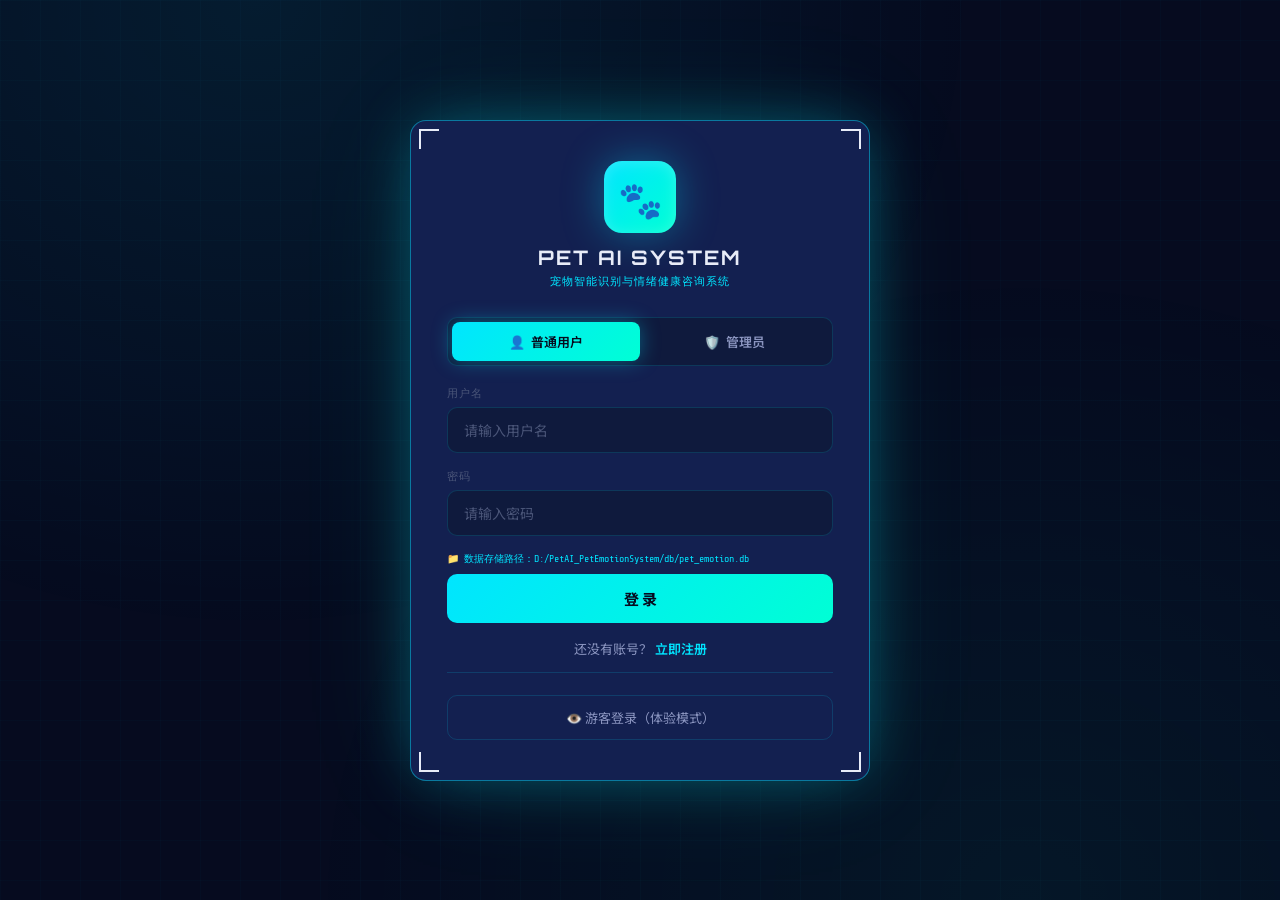
<file: web_preview/index.html>
<!DOCTYPE html>
<html lang="zh-CN">
<head>
<meta charset="UTF-8">
<meta name="viewport" content="width=device-width, initial-scale=1.0">
<title>宠物智能识别与情绪健康咨询系统</title>
<link href="https://fonts.googleapis.com/css2?family=Orbitron:wght@400;500;600;700;900&family=Noto+Sans+SC:wght@300;400;500;700&family=Share+Tech+Mono&display=swap" rel="stylesheet">
<style>
:root {
    --bg-deep: #060B1F;
    --bg-primary: #0A1128;
    --bg-secondary: #0F1A3D;
    --bg-card: #132050;
    --bg-card-hover: #1A2A66;
    --accent: #00E5FF;
    --accent-2: #00FFD5;
    --accent-glow: rgba(0, 229, 255, 0.35);
    --accent-dim: rgba(0, 229, 255, 0.12);
    --accent-purple: #7C4DFF;
    --accent-green: #00E676;
    --accent-orange: #FFB300;
    --accent-red: #FF1744;
    --accent-pink: #FF4081;
    --text: #E8ECF8;
    --text-secondary: #8B95C0;
    --text-muted: #4A5578;
    --border: rgba(0, 229, 255, 0.15);
    --border-strong: rgba(0, 229, 255, 0.45);
    --border-glow: rgba(0, 229, 255, 0.6);
}
* { margin: 0; padding: 0; box-sizing: border-box; }
body {
    font-family: 'Noto Sans SC', sans-serif;
    background: var(--bg-deep);
    color: var(--text);
    overflow: hidden;
    height: 100vh;
    position: relative;
}
body::before {
    content: '';
    position: fixed;
    top:0; left:0; right:0; bottom:0;
    background:
        radial-gradient(ellipse at 20% 0%, rgba(0, 229, 255, 0.08) 0%, transparent 50%),
        radial-gradient(ellipse at 80% 100%, rgba(0, 255, 213, 0.05) 0%, transparent 50%),
        linear-gradient(rgba(0, 229, 255, 0.02) 1px, transparent 1px),
        linear-gradient(90deg, rgba(0, 229, 255, 0.02) 1px, transparent 1px);
    background-size: auto, auto, 40px 40px, 40px 40px;
    pointer-events: none;
    z-index: 0;
}
::-webkit-scrollbar { width: 6px; height: 6px; }
::-webkit-scrollbar-track { background: transparent; }
::-webkit-scrollbar-thumb { background: var(--border-strong); border-radius: 3px; }

.corner-deco {
    position: absolute;
    width: 20px;
    height: 20px;
    border-color: var(--accent);
    pointer-events: none;
}
.corner-tl { top: 8px; left: 8px; border-top: 2px solid; border-left: 2px solid; }
.corner-tr { top: 8px; right: 8px; border-top: 2px solid; border-right: 2px solid; }
.corner-bl { bottom: 8px; left: 8px; border-bottom: 2px solid; border-left: 2px solid; }
.corner-br { bottom: 8px; right: 8px; border-bottom: 2px solid; border-right: 2px solid; }

.login-page {
    display: flex;
    align-items: center;
    justify-content: center;
    height: 100vh;
    position: relative;
    z-index: 1;
}
.login-container {
    width: 460px;
    background: var(--bg-card);
    border: 1px solid var(--border-strong);
    border-radius: 16px;
    padding: 40px 36px;
    position: relative;
    box-shadow: 0 0 60px -10px var(--accent-glow), 0 0 120px -20px rgba(0, 255, 213, 0.15);
}
.login-logo {
    text-align: center;
    margin-bottom: 28px;
}
.login-logo-icon {
    width: 72px;
    height: 72px;
    background: linear-gradient(135deg, var(--accent), var(--accent-2));
    border-radius: 18px;
    display: flex;
    align-items: center;
    justify-content: center;
    font-size: 36px;
    margin: 0 auto 12px;
    box-shadow: 0 0 40px var(--accent-glow), inset 0 2px 15px rgba(255, 255, 255, 0.2);
    animation: logoPulse 3s ease-in-out infinite;
}
@keyframes logoPulse {
    0%, 100% { box-shadow: 0 0 40px var(--accent-glow), inset 0 2px 15px rgba(255, 255, 255, 0.2); }
    50% { box-shadow: 0 0 60px var(--accent-glow), 0 0 100px rgba(0, 255, 213, 0.3), inset 0 2px 15px rgba(255, 255, 255, 0.3); }
}
.login-title {
    font-family: 'Orbitron', sans-serif;
    font-size: 20px;
    font-weight: 700;
    color: var(--text);
    letter-spacing: 2px;
}
.login-subtitle {
    font-family: 'Share Tech Mono', monospace;
    font-size: 11px;
    color: var(--accent);
    letter-spacing: 1px;
    margin-top: 4px;
}
.role-selector {
    display: flex;
    background: var(--bg-secondary);
    border-radius: 10px;
    padding: 4px;
    margin-bottom: 20px;
    border: 1px solid var(--border);
}
.role-selector-btn {
    flex: 1;
    padding: 10px;
    background: transparent;
    border: none;
    color: var(--text-secondary);
    font-size: 13px;
    font-weight: 600;
    cursor: pointer;
    transition: all 0.25s;
    font-family: inherit;
    border-radius: 8px;
    display: flex;
    align-items: center;
    justify-content: center;
    gap: 6px;
}
.role-selector-btn.active {
    background: linear-gradient(135deg, var(--accent), var(--accent-2));
    color: var(--bg-deep);
    box-shadow: 0 0 20px var(--accent-glow);
}
.role-selector-btn:not(.active):hover { color: var(--text); }
.login-form-group { margin-bottom: 16px; }
.login-label {
    font-family: 'Share Tech Mono', monospace;
    font-size: 11px;
    color: var(--text-muted);
    text-transform: uppercase;
    letter-spacing: 1px;
    margin-bottom: 6px;
    display: block;
}
.login-input {
    width: 100%;
    background: var(--bg-secondary);
    border: 1px solid var(--border);
    color: var(--text);
    padding: 12px 16px;
    border-radius: 10px;
    font-size: 14px;
    font-family: inherit;
    outline: none;
    transition: all 0.2s;
}
.login-input:focus {
    border-color: var(--accent);
    box-shadow: 0 0 20px -5px var(--accent-glow);
}
.login-input::placeholder { color: var(--text-muted); }
.login-tip {
    font-family: 'Share Tech Mono', monospace;
    font-size: 10px;
    color: var(--text-muted);
    margin-top: 6px;
    line-height: 1.4;
}
.login-tip.admin { color: var(--accent-orange); }
.login-tip.path { color: var(--accent); font-size: 10px; }
.login-btn {
    width: 100%;
    padding: 14px;
    background: linear-gradient(135deg, var(--accent), var(--accent-2));
    color: var(--bg-deep);
    border: none;
    border-radius: 10px;
    font-size: 15px;
    font-weight: 700;
    cursor: pointer;
    transition: all 0.3s;
    font-family: inherit;
    margin-top: 8px;
    position: relative;
    overflow: hidden;
}
.login-btn:hover {
    transform: translateY(-2px);
    box-shadow: 0 8px 30px var(--accent-glow);
}
.login-btn::before {
    content: '';
    position: absolute;
    top: 0; left: -100%; width: 100%; height: 100%;
    background: linear-gradient(90deg, transparent, rgba(255,255,255,0.3), transparent);
    transition: left 0.6s;
}
.login-btn:hover::before { left: 100%; }
.register-hint {
    text-align: center;
    margin-top: 16px;
    font-size: 13px;
    color: var(--text-secondary);
}
.register-hint a {
    color: var(--accent);
    text-decoration: none;
    font-weight: 600;
    cursor: pointer;
}
.register-hint a:hover { text-shadow: 0 0 10px var(--accent-glow); }
.register-hint .divider {
    display: block;
    height: 1px;
    background: var(--border);
    margin: 14px 0;
}
.guest-login {
    width: 100%;
    padding: 12px;
    background: transparent;
    border: 1px solid var(--border);
    color: var(--text-secondary);
    border-radius: 10px;
    font-size: 13px;
    cursor: pointer;
    transition: all 0.25s;
    font-family: inherit;
    margin-top: 8px;
}
.guest-login:hover {
    border-color: var(--border-strong);
    color: var(--text);
    background: var(--bg-secondary);
}
.hidden { display: none !important; }
.admin-notice {
    background: var(--accent-dim);
    border: 1px dashed var(--accent-orange);
    border-radius: 10px;
    padding: 10px 14px;
    margin-bottom: 16px;
    font-size: 12px;
    color: var(--accent-orange);
    line-height: 1.6;
}
.admin-notice strong { color: var(--accent-orange); }

.app {
    display: none;
    height: 100vh;
    position: relative;
    z-index: 1;
}
.app.show { display: flex; }

.sidebar {
    width: 220px;
    background: linear-gradient(180deg, var(--bg-card) 0%, var(--bg-primary) 100%);
    border-right: 1px solid var(--border);
    display: flex;
    flex-direction: column;
    padding: 18px 12px;
    flex-shrink: 0;
    position: relative;
}
.sidebar::after {
    content: '';
    position: absolute;
    right: 0;
    top: 15%;
    height: 70%;
    width: 1px;
    background: linear-gradient(180deg, transparent, var(--accent), transparent);
    opacity: 0.4;
}
.logo-area {
    display: flex;
    flex-direction: column;
    align-items: center;
    padding: 14px 10px 20px;
    border-bottom: 1px solid var(--border);
    margin-bottom: 14px;
}
.logo-area .logo-icon-sm {
    width: 44px;
    height: 44px;
    background: linear-gradient(135deg, var(--accent), var(--accent-2));
    border-radius: 12px;
    display: flex;
    align-items: center;
    justify-content: center;
    font-size: 22px;
    margin-bottom: 8px;
    box-shadow: 0 0 25px var(--accent-glow);
}
.logo-area .logo-text-sm {
    font-family: 'Orbitron', sans-serif;
    font-size: 16px;
    font-weight: 700;
    color: var(--text);
    letter-spacing: 2px;
}
.logo-area .logo-sub-sm {
    font-family: 'Share Tech Mono', monospace;
    font-size: 10px;
    color: var(--accent);
    letter-spacing: 1px;
    margin-top: 2px;
}
.nav-section-title {
    font-family: 'Share Tech Mono', monospace;
    font-size: 10px;
    color: var(--text-muted);
    text-transform: uppercase;
    letter-spacing: 2px;
    padding: 10px 12px 6px;
}
.nav-item {
    display: flex;
    align-items: center;
    padding: 10px 12px;
    border-radius: 8px;
    cursor: pointer;
    transition: all 0.25s;
    margin-bottom: 4px;
    color: var(--text-secondary);
    font-size: 13px;
    font-weight: 500;
    border: 1px solid transparent;
    position: relative;
}
.nav-item:hover {
    background: var(--bg-secondary);
    color: var(--text);
    border-color: var(--border);
}
.nav-item.active {
    background: linear-gradient(90deg, var(--accent-dim), transparent);
    color: var(--accent);
    border-color: var(--border-strong);
    box-shadow: 0 0 15px -5px var(--accent-glow);
}
.nav-item.active::before {
    content: '';
    position: absolute;
    left: -12px;
    top: 50%;
    transform: translateY(-50%);
    width: 3px;
    height: 60%;
    background: var(--accent);
    border-radius: 0 3px 3px 0;
    box-shadow: 0 0 10px var(--accent);
}
.nav-item .nav-icon {
    width: 20px;
    height: 20px;
    margin-right: 10px;
    display: flex;
    align-items: center;
    justify-content: center;
    font-size: 15px;
}
.nav-item.disabled {
    opacity: 0.3;
    cursor: not-allowed;
    pointer-events: none;
}
.sidebar-bottom {
    margin-top: auto;
    padding-top: 12px;
    border-top: 1px solid var(--border);
}
.status-card {
    background: var(--bg-secondary);
    border: 1px solid var(--border);
    border-radius: 8px;
    padding: 10px 12px;
    display: flex;
    align-items: center;
    gap: 8px;
    margin-bottom: 10px;
}
.status-dot {
    width: 8px;
    height: 8px;
    border-radius: 50%;
    background: var(--accent-green);
    box-shadow: 0 0 8px var(--accent-green);
    animation: blink 2s ease-in-out infinite;
}
@keyframes blink {
    0%, 100% { opacity: 1; }
    50% { opacity: 0.4; }
}
.status-text {
    font-family: 'Share Tech Mono', monospace;
    font-size: 11px;
    color: var(--text-secondary);
}
.logout-btn {
    width: 100%;
    padding: 8px;
    background: transparent;
    border: 1px solid var(--border);
    color: var(--text-muted);
    border-radius: 8px;
    font-size: 12px;
    cursor: pointer;
    transition: all 0.2s;
    font-family: inherit;
}
.logout-btn:hover {
    border-color: var(--accent-red);
    color: var(--accent-red);
    background: rgba(255, 23, 68, 0.1);
}

.main-area {
    flex: 1;
    display: flex;
    flex-direction: column;
    overflow: hidden;
}

.topbar {
    height: 64px;
    background: var(--bg-primary);
    border-bottom: 1px solid var(--border);
    display: flex;
    align-items: center;
    justify-content: space-between;
    padding: 0 24px;
    flex-shrink: 0;
    position: relative;
}
.topbar::after {
    content: '';
    position: absolute;
    bottom: 0;
    left: 0;
    right: 0;
    height: 1px;
    background: linear-gradient(90deg, transparent, var(--accent), transparent);
    opacity: 0.6;
}
.topbar-left {
    display: flex;
    align-items: center;
    gap: 16px;
}
.topbar-title {
    font-size: 18px;
    font-weight: 700;
    color: var(--text);
}
.topbar-breadcrumb {
    font-family: 'Share Tech Mono', monospace;
    font-size: 11px;
    color: var(--text-muted);
}
.topbar-breadcrumb .sep { color: var(--accent); margin: 0 6px; }
.topbar-right {
    display: flex;
    align-items: center;
    gap: 12px;
}
.user-badge {
    display: flex;
    align-items: center;
    gap: 10px;
    padding: 6px 14px 6px 6px;
    background: var(--bg-secondary);
    border-radius: 24px;
    border: 1px solid var(--border);
    font-size: 13px;
    color: var(--text);
}
.user-badge .user-avatar {
    width: 28px;
    height: 28px;
    border-radius: 50%;
    background: linear-gradient(135deg, var(--accent), var(--accent-purple));
    display: flex;
    align-items: center;
    justify-content: center;
    font-size: 13px;
    font-weight: 700;
}
.user-badge .user-role {
    font-family: 'Share Tech Mono', monospace;
    font-size: 10px;
    padding: 2px 6px;
    border-radius: 4px;
    background: var(--accent-dim);
    color: var(--accent);
    margin-left: 4px;
}
.user-badge .user-role.admin {
    background: var(--accent-orange);
    color: var(--bg-deep);
}
.icon-btn {
    width: 36px;
    height: 36px;
    border-radius: 10px;
    background: var(--bg-secondary);
    border: 1px solid var(--border);
    color: var(--text-secondary);
    cursor: pointer;
    display: flex;
    align-items: center;
    justify-content: center;
    transition: all 0.2s;
    font-size: 16px;
}
.icon-btn:hover {
    color: var(--accent);
    border-color: var(--border-strong);
    box-shadow: 0 0 15px -5px var(--accent-glow);
}

.content {
    flex: 1;
    overflow-y: auto;
    padding: 24px;
}
.page { display: none; animation: fadeIn 0.4s ease; }
.page.active { display: block; }
@keyframes fadeIn {
    from { opacity: 0; transform: translateY(10px); }
    to { opacity: 1; transform: translateY(0); }
}
.page-header {
    display: flex;
    justify-content: space-between;
    align-items: center;
    margin-bottom: 20px;
}
.page-title {
    font-size: 24px;
    font-weight: 700;
    color: var(--text);
    display: flex;
    align-items: center;
    gap: 10px;
}
.page-title .icon { font-size: 26px; }
.page-subtitle {
    font-family: 'Share Tech Mono', monospace;
    font-size: 11px;
    color: var(--text-muted);
    margin-top: 4px;
}

.stat-row {
    display: grid;
    grid-template-columns: repeat(auto-fit, minmax(180px, 1fr));
    gap: 14px;
    margin-bottom: 20px;
}
.stat-card {
    background: var(--bg-card);
    border: 1px solid var(--border);
    border-radius: 14px;
    padding: 16px 18px;
    position: relative;
    overflow: hidden;
    transition: all 0.3s;
}
.stat-card::before {
    content: '';
    position: absolute;
    top: 0; left: 0; right: 0;
    height: 2px;
    background: linear-gradient(90deg, var(--accent), var(--accent-2), var(--accent));
}
.stat-card:hover {
    border-color: var(--border-strong);
    box-shadow: 0 0 30px -5px var(--accent-glow);
    transform: translateY(-2px);
}
.stat-card .stat-label {
    font-family: 'Share Tech Mono', monospace;
    font-size: 10px;
    color: var(--text-muted);
    text-transform: uppercase;
    letter-spacing: 1px;
    margin-bottom: 8px;
}
.stat-card .stat-value {
    font-family: 'Orbitron', sans-serif;
    font-size: 28px;
    font-weight: 700;
    color: var(--accent);
    line-height: 1;
}
.stat-card .stat-unit {
    font-family: 'Share Tech Mono', monospace;
    font-size: 12px;
    color: var(--text-secondary);
    margin-left: 4px;
}
.stat-card .stat-trend {
    font-size: 11px;
    margin-top: 8px;
    display: flex;
    align-items: center;
    gap: 4px;
}
.stat-trend.up { color: var(--accent-green); }
.stat-trend.down { color: var(--accent-red); }
.stat-card .stat-icon {
    position: absolute;
    right: 14px;
    top: 14px;
    font-size: 20px;
    opacity: 0.25;
}

.card {
    background: var(--bg-card);
    border: 1px solid var(--border);
    border-radius: 14px;
    padding: 20px;
    position: relative;
    overflow: hidden;
}
.card-glow {
    border-color: var(--border-strong);
    box-shadow: 0 0 30px -10px var(--accent-glow);
}
.card-title {
    display: flex;
    align-items: center;
    gap: 8px;
    font-size: 14px;
    font-weight: 700;
    color: var(--text);
    margin-bottom: 14px;
    padding-bottom: 10px;
    border-bottom: 1px solid var(--border);
}
.card-title .title-icon { font-size: 16px; }
.card-title .badge {
    margin-left: auto;
    font-family: 'Share Tech Mono', monospace;
    font-size: 10px;
    padding: 2px 8px;
    border-radius: 4px;
    background: var(--accent-dim);
    color: var(--accent);
}

.btn {
    display: inline-flex;
    align-items: center;
    justify-content: center;
    gap: 6px;
    padding: 10px 20px;
    border-radius: 10px;
    font-size: 13px;
    font-weight: 600;
    cursor: pointer;
    border: none;
    transition: all 0.3s;
    font-family: inherit;
    position: relative;
    overflow: hidden;
}
.btn-primary {
    background: linear-gradient(135deg, var(--accent), var(--accent-2));
    color: var(--bg-deep);
    box-shadow: 0 4px 20px var(--accent-glow);
}
.btn-primary:hover {
    transform: translateY(-2px);
    box-shadow: 0 6px 30px var(--accent-glow);
}
.btn-secondary {
    background: var(--bg-secondary);
    color: var(--text);
    border: 1px solid var(--border-strong);
}
.btn-secondary:hover {
    border-color: var(--accent);
    color: var(--accent);
}
.btn-ghost {
    background: transparent;
    color: var(--text-secondary);
    border: 1px solid var(--border);
}
.btn-ghost:hover {
    color: var(--accent);
    border-color: var(--border-strong);
}
.btn:disabled { opacity: 0.4; cursor: not-allowed; }
.btn-sm { padding: 6px 14px; font-size: 12px; }
.btn-lg { padding: 14px 28px; font-size: 15px; }
.btn-block { width: 100%; }
.btn-danger {
    background: transparent;
    color: var(--accent-red);
    border: 1px solid rgba(255, 23, 68, 0.3);
}
.btn-danger:hover {
    background: rgba(255, 23, 68, 0.1);
    border-color: var(--accent-red);
}

.upload-zone {
    background: var(--bg-card);
    border: 2px dashed var(--border-strong);
    border-radius: 16px;
    height: 320px;
    display: flex;
    flex-direction: column;
    align-items: center;
    justify-content: center;
    cursor: pointer;
    transition: all 0.3s;
    position: relative;
    overflow: hidden;
    margin-bottom: 16px;
}
.upload-zone::before {
    content: '';
    position: absolute;
    inset: 0;
    background:
        radial-gradient(circle at 30% 30%, rgba(0, 229, 255, 0.05) 0%, transparent 50%),
        radial-gradient(circle at 70% 70%, rgba(0, 255, 213, 0.05) 0%, transparent 50%);
}
.upload-zone::after {
    content: '';
    position: absolute;
    left: 0; right: 0;
    height: 2px;
    background: linear-gradient(90deg, transparent, var(--accent), transparent);
    animation: scanline 3s linear infinite;
}
@keyframes scanline {
    0% { top: 0; }
    100% { top: 100%; }
}
.upload-zone:hover {
    border-color: var(--accent);
    box-shadow: 0 0 40px var(--accent-glow);
}
.upload-icon {
    font-size: 52px;
    color: var(--accent);
    margin-bottom: 14px;
    filter: drop-shadow(0 0 15px var(--accent-glow));
    position: relative;
    z-index: 1;
}
.upload-text {
    font-size: 16px;
    color: var(--text);
    font-weight: 600;
    margin-bottom: 6px;
    position: relative;
    z-index: 1;
}
.upload-hint {
    font-family: 'Share Tech Mono', monospace;
    font-size: 11px;
    color: var(--text-muted);
    position: relative;
    z-index: 1;
}

.result-grid {
    display: grid;
    grid-template-columns: repeat(2, 1fr);
    gap: 14px;
}
.result-card {
    background: var(--bg-card);
    border: 1px solid var(--border);
    border-radius: 14px;
    padding: 18px;
    transition: all 0.3s;
}
.result-card:hover {
    border-color: var(--border-strong);
    box-shadow: 0 0 25px -5px var(--accent-glow);
}
.result-card-header {
    display: flex;
    align-items: center;
    gap: 8px;
    font-size: 14px;
    font-weight: 700;
    color: var(--accent);
    margin-bottom: 14px;
    padding-bottom: 10px;
    border-bottom: 1px solid var(--border);
}
.result-item {
    display: flex;
    justify-content: space-between;
    align-items: center;
    padding: 6px 0;
    font-size: 12px;
    border-bottom: 1px solid rgba(0, 229, 255, 0.05);
}
.result-item:last-child { border-bottom: none; }
.result-item .label {
    color: var(--text-secondary);
    font-family: 'Share Tech Mono', monospace;
    font-size: 10px;
    text-transform: uppercase;
    letter-spacing: 0.5px;
}
.result-item .value {
    color: var(--text);
    font-weight: 500;
    text-align: right;
}
.confidence-bar {
    width: 100px;
    height: 6px;
    background: var(--bg-secondary);
    border-radius: 3px;
    overflow: hidden;
    display: inline-block;
    vertical-align: middle;
}
.confidence-bar .fill {
    height: 100%;
    background: linear-gradient(90deg, var(--accent-green), var(--accent));
    border-radius: 3px;
}
.emotion-happy { color: var(--accent-green); font-weight: 700; }
.emotion-anxious { color: var(--accent-orange); font-weight: 700; }
.emotion-sad { color: var(--accent-purple); font-weight: 700; }

.table-container {
    background: var(--bg-card);
    border: 1px solid var(--border);
    border-radius: 14px;
    overflow: hidden;
}
.data-table {
    width: 100%;
    border-collapse: collapse;
    font-size: 12px;
}
.data-table thead {
    background: var(--bg-secondary);
}
.data-table th {
    padding: 12px 10px;
    text-align: left;
    font-weight: 600;
    color: var(--accent);
    font-family: 'Share Tech Mono', monospace;
    font-size: 10px;
    text-transform: uppercase;
    letter-spacing: 0.5px;
    white-space: nowrap;
    border-bottom: 1px solid var(--border-strong);
}
.data-table td {
    padding: 12px 10px;
    border-bottom: 1px solid var(--border);
    color: var(--text);
}
.data-table tbody tr:hover {
    background: var(--bg-secondary);
}
.table-actions { display: flex; gap: 8px; }
.table-link {
    color: var(--accent);
    cursor: pointer;
    font-weight: 600;
    font-size: 11px;
}
.table-link.danger { color: var(--accent-red); }
.table-link:hover { text-shadow: 0 0 8px currentColor; }
.filter-bar {
    display: flex;
    gap: 10px;
    margin-bottom: 14px;
    flex-wrap: wrap;
}
.filter-select, .filter-input {
    background: var(--bg-card);
    border: 1px solid var(--border);
    color: var(--text);
    padding: 8px 12px;
    border-radius: 8px;
    font-size: 12px;
    font-family: inherit;
    outline: none;
}
.filter-select:focus, .filter-input:focus {
    border-color: var(--accent);
}

.knowledge-tabs {
    display: flex;
    gap: 6px;
    margin-bottom: 16px;
    flex-wrap: wrap;
}
.knowledge-tab {
    padding: 8px 16px;
    border-radius: 8px;
    background: var(--bg-card);
    border: 1px solid var(--border);
    color: var(--text-secondary);
    cursor: pointer;
    font-size: 12px;
    font-weight: 600;
    transition: all 0.2s;
    font-family: inherit;
}
.knowledge-tab:hover { color: var(--text); }
.knowledge-tab.active {
    background: var(--accent-dim);
    color: var(--accent);
    border-color: var(--border-strong);
}
.knowledge-list {
    display: grid;
    grid-template-columns: repeat(auto-fill, minmax(280px, 1fr));
    gap: 12px;
}
.knowledge-item {
    background: var(--bg-card);
    border: 1px solid var(--border);
    border-radius: 12px;
    padding: 14px;
    transition: all 0.2s;
}
.knowledge-item:hover {
    border-color: var(--border-strong);
    box-shadow: 0 0 20px -5px var(--accent-glow);
}
.knowledge-item-title {
    font-size: 14px;
    font-weight: 700;
    color: var(--text);
    margin-bottom: 6px;
}
.knowledge-tags { display: flex; gap: 6px; margin-bottom: 8px; flex-wrap: wrap; }
.knowledge-tag {
    font-family: 'Share Tech Mono', monospace;
    font-size: 10px;
    padding: 2px 8px;
    border-radius: 4px;
    background: var(--accent-dim);
    color: var(--accent);
}
.knowledge-desc {
    font-size: 11px;
    color: var(--text-secondary);
    line-height: 1.5;
    margin-bottom: 10px;
}
.knowledge-actions { display: flex; gap: 6px; padding-top: 8px; border-top: 1px solid var(--border); }

.settings-grid {
    display: grid;
    grid-template-columns: repeat(2, 1fr);
    gap: 14px;
}
.settings-row {
    display: flex;
    justify-content: space-between;
    align-items: center;
    padding: 10px 0;
    border-bottom: 1px solid var(--border);
    font-size: 12px;
}
.settings-row:last-child { border-bottom: none; }
.settings-row .label {
    color: var(--text-secondary);
    font-family: 'Share Tech Mono', monospace;
    font-size: 10px;
    text-transform: uppercase;
}
.settings-row .value { color: var(--text); font-weight: 500; }
.settings-row .path {
    font-family: 'Share Tech Mono', monospace;
    font-size: 11px;
    color: var(--accent);
}
.about-section { grid-column: 1 / -1; }
.about-box {
    display: flex;
    gap: 16px;
    align-items: flex-start;
}
.about-logo {
    width: 56px;
    height: 56px;
    background: linear-gradient(135deg, var(--accent), var(--accent-2));
    border-radius: 14px;
    display: flex;
    align-items: center;
    justify-content: center;
    font-size: 28px;
    box-shadow: 0 0 30px var(--accent-glow);
    flex-shrink: 0;
}
.about-info h3 { font-size: 15px; color: var(--text); margin-bottom: 4px; }
.about-info .version {
    font-family: 'Share Tech Mono', monospace;
    font-size: 11px;
    color: var(--accent);
    margin-bottom: 10px;
}
.about-info .tech {
    font-size: 12px;
    color: var(--text-secondary);
    line-height: 1.7;
}

.input-group { margin-bottom: 10px; }
.input-group label {
    font-family: 'Share Tech Mono', monospace;
    font-size: 10px;
    color: var(--text-muted);
    text-transform: uppercase;
    letter-spacing: 1px;
    display: block;
    margin-bottom: 4px;
}
.input-group input, .input-group select, .input-group textarea {
    width: 100%;
    background: var(--bg-secondary);
    border: 1px solid var(--border);
    color: var(--text);
    padding: 8px 12px;
    border-radius: 8px;
    font-size: 12px;
    font-family: inherit;
    outline: none;
}
.input-group input:focus, .input-group select:focus, .input-group textarea:focus { border-color: var(--accent); }

.loading-overlay {
    position: fixed;
    inset: 0;
    background: rgba(6, 11, 31, 0.95);
    display: none;
    align-items: center;
    justify-content: center;
    z-index: 2000;
    backdrop-filter: blur(10px);
}
.loading-overlay.show { display: flex; }
.loading-box {
    background: var(--bg-card);
    border: 1px solid var(--border-strong);
    border-radius: 16px;
    padding: 36px 44px;
    text-align: center;
    box-shadow: 0 0 50px var(--accent-glow);
    position: relative;
}
.loading-spinner {
    width: 50px;
    height: 50px;
    margin: 0 auto 16px;
    border: 3px solid var(--border);
    border-top-color: var(--accent);
    border-radius: 50%;
    animation: spin 1s linear infinite;
}
@keyframes spin { to { transform: rotate(360deg); } }
.loading-text {
    font-family: 'Orbitron', sans-serif;
    font-size: 15px;
    color: var(--accent);
    margin-bottom: 6px;
}
.loading-sub {
    font-family: 'Share Tech Mono', monospace;
    font-size: 10px;
    color: var(--text-muted);
}

.toast-container {
    position: fixed;
    top: 24px;
    right: 24px;
    z-index: 3000;
    display: flex;
    flex-direction: column;
    gap: 10px;
}
.toast {
    background: var(--bg-card);
    border: 1px solid var(--border-strong);
    border-radius: 10px;
    padding: 12px 18px;
    min-width: 240px;
    display: flex;
    align-items: center;
    gap: 10px;
    box-shadow: 0 0 30px -5px var(--accent-glow);
    animation: slideIn 0.3s ease;
    font-size: 13px;
}
.toast.success { border-color: var(--accent-green); }
.toast.success .toast-icon { color: var(--accent-green); }
.toast.error { border-color: var(--accent-red); }
.toast.error .toast-icon { color: var(--accent-red); }
.toast.warning { border-color: var(--accent-orange); }
.toast.warning .toast-icon { color: var(--accent-orange); }
.toast.info { border-color: var(--accent); }
.toast.info .toast-icon { color: var(--accent); }
.toast-icon { font-size: 18px; }
@keyframes slideIn {
    from { transform: translateX(120%); opacity: 0; }
    to { transform: translateX(0); opacity: 1; }
}

.modal-overlay {
    position: fixed;
    inset: 0;
    background: rgba(6, 11, 31, 0.85);
    display: none;
    align-items: center;
    justify-content: center;
    z-index: 4000;
    backdrop-filter: blur(6px);
}
.modal-overlay.show { display: flex; }
.modal-box {
    background: var(--bg-card);
    border: 1px solid var(--border-strong);
    border-radius: 16px;
    padding: 28px;
    width: 480px;
    max-width: 90%;
    max-height: 85vh;
    overflow-y: auto;
    box-shadow: 0 0 60px -10px var(--accent-glow);
    position: relative;
}
.modal-title {
    font-size: 18px;
    font-weight: 700;
    color: var(--text);
    margin-bottom: 16px;
    display: flex;
    align-items: center;
    gap: 8px;
}
.modal-actions {
    display: flex;
    gap: 10px;
    justify-content: flex-end;
    margin-top: 20px;
    padding-top: 16px;
    border-top: 1px solid var(--border);
}

body.user-mode .admin-only { display: none !important; }
body.admin-mode .user-only { display: none !important; }
.role-tag {
    font-family: 'Share Tech Mono', monospace;
    font-size: 10px;
    padding: 3px 8px;
    border-radius: 4px;
    background: var(--accent-orange);
    color: var(--bg-deep);
    margin-left: 8px;
}

.emotion-badge {
    display: inline-flex;
    align-items: center;
    gap: 4px;
    padding: 3px 10px;
    border-radius: 12px;
    font-size: 11px;
    font-weight: 600;
}
.emotion-badge.happy { background: rgba(0, 230, 118, 0.15); color: var(--accent-green); }
.emotion-badge.anxious { background: rgba(255, 179, 0, 0.15); color: var(--accent-orange); }
.emotion-badge.sad { background: rgba(124, 77, 255, 0.15); color: var(--accent-purple); }
.emotion-badge.neutral { background: var(--accent-dim); color: var(--accent); }

.prediction-preview {
    width: 100%;
    height: 240px;
    background: linear-gradient(135deg, var(--bg-secondary), var(--bg-card));
    border: 1px solid var(--border);
    border-radius: 12px;
    display: flex;
    align-items: center;
    justify-content: center;
    font-size: 80px;
    margin-bottom: 16px;
    position: relative;
    overflow: hidden;
}
.prediction-preview::after {
    content: '';
    position: absolute;
    inset: 0;
    background: linear-gradient(180deg, transparent 50%, rgba(0,0,0,0.4));
    pointer-events: none;
}

@media (max-width: 1100px) {
    .result-grid { grid-template-columns: 1fr; }
    .settings-grid { grid-template-columns: 1fr; }
}
@media (max-width: 800px) {
    .sidebar { width: 60px; padding: 10px 6px; }
    .logo-area, .nav-section-title, .nav-item span:not(.nav-icon), .sidebar-bottom .status-card, .logout-btn { display: none; }
    .nav-item { justify-content: center; padding: 10px; }
    .stat-row { grid-template-columns: repeat(2, 1fr); }
    .content { padding: 14px; }
}
</style>
</head>
<body class="user-mode">

<!-- Toast Container -->
<div class="toast-container" id="toastContainer"></div>

<!-- Loading Overlay -->
<div class="loading-overlay" id="loadingOverlay">
    <div class="loading-box">
        <div class="loading-spinner"></div>
        <div class="loading-text" id="loadingText">AI 模型推理中...</div>
        <div class="loading-sub" id="loadingSub">PROCESSING IMAGE DATA</div>
    </div>
</div>

<!-- Login Page -->
<div class="login-page" id="loginPage">
    <div class="login-container">
        <div class="corner-deco corner-tl"></div>
        <div class="corner-deco corner-tr"></div>
        <div class="corner-deco corner-bl"></div>
        <div class="corner-deco corner-br"></div>

        <div class="login-logo">
            <div class="login-logo-icon">🐾</div>
            <div class="login-title">PET AI SYSTEM</div>
            <div class="login-subtitle">宠物智能识别与情绪健康咨询系统</div>
        </div>

        <div class="role-selector">
            <button class="role-selector-btn active" data-role="user" onclick="selectRole('user')">
                <span>👤</span> 普通用户
            </button>
            <button class="role-selector-btn" data-role="admin" onclick="selectRole('admin')">
                <span>🛡️</span> 管理员
            </button>
        </div>

        <div class="admin-notice hidden" id="adminNotice">
            <strong>⚠ 管理员模式</strong><br>
            管理员账号由系统预设，不支持自助注册。<br>
            默认账号：<strong>admin</strong> / <strong>admin123</strong>
        </div>

        <div id="loginForm">
            <div class="login-form-group">
                <label class="login-label">用户名</label>
                <input type="text" class="login-input" id="loginUsername" placeholder="请输入用户名">
            </div>
            <div class="login-form-group">
                <label class="login-label">密码</label>
                <input type="password" class="login-input" id="loginPassword" placeholder="请输入密码">
            </div>
            <div class="login-tip path" id="pathTip">
                📁 数据存储路径：D:/PetAI_PetEmotionSystem/db/pet_emotion.db
            </div>
            <button class="login-btn" onclick="handleLogin()">
                <span id="loginBtnText">登 录</span>
            </button>

            <div class="register-hint" id="registerHint">
                还没有账号？ <a onclick="toggleRegister()">立即注册</a>
                <span class="divider"></span>
                <button class="guest-login" onclick="guestLogin()">
                    👁️ 游客登录（体验模式）
                </button>
            </div>
        </div>

        <div id="registerForm" class="hidden">
            <div class="login-form-group">
                <label class="login-label">用户名</label>
                <input type="text" class="login-input" id="regUsername" placeholder="3-20位字符">
            </div>
            <div class="login-form-group">
                <label class="login-label">密码</label>
                <input type="password" class="login-input" id="regPassword" placeholder="至少6位字符">
            </div>
            <div class="login-form-group">
                <label class="login-label">确认密码</label>
                <input type="password" class="login-input" id="regConfirm" placeholder="再次输入密码">
            </div>
            <div class="login-tip" id="regTip">
                💡 注册后可使用图像识别、查看历史记录、访问知识库等功能
            </div>
            <button class="login-btn" onclick="handleRegister()">注 册</button>
            <div class="register-hint">
                已有账号？ <a onclick="toggleRegister()">返回登录</a>
                <span class="divider"></span>
                <button class="guest-login" onclick="guestLogin()">
                    👁️ 游客登录（体验模式）
                </button>
            </div>
        </div>
    </div>
</div>

<!-- Main App -->
<div class="app" id="mainApp">
    <!-- Sidebar -->
    <aside class="sidebar">
        <div class="logo-area">
            <div class="logo-icon-sm">🐾</div>
            <div class="logo-text-sm">PET AI</div>
            <div class="logo-sub-sm">INTELLIGENT SYSTEM</div>
        </div>

        <div class="nav-section-title">功能导航</div>
        <div class="nav-item active" data-page="recognize" onclick="navigateTo('recognize')">
            <span class="nav-icon">🔍</span><span>图像识别</span>
        </div>
        <div class="nav-item" data-page="records" onclick="navigateTo('records')">
            <span class="nav-icon">📋</span><span>识别记录</span>
        </div>
        <div class="nav-item" data-page="knowledge" onclick="navigateTo('knowledge')">
            <span class="nav-icon">📚</span><span>知识库</span>
        </div>
        <div class="nav-item admin-only" data-page="users" onclick="navigateTo('users')">
            <span class="nav-icon">👥</span><span>用户管理</span>
        </div>

        <div class="nav-section-title">系统</div>
        <div class="nav-item" data-page="settings" onclick="navigateTo('settings')">
            <span class="nav-icon">⚙️</span><span>系统设置</span>
        </div>

        <div class="sidebar-bottom">
            <div class="status-card">
                <div class="status-dot"></div>
                <div class="status-text" id="sidebarStatus">AI 引擎在线</div>
            </div>
            <button class="logout-btn" onclick="handleLogout()">🚪 退出登录</button>
        </div>
    </aside>

    <!-- Main Area -->
    <main class="main-area">
        <!-- Topbar -->
        <header class="topbar">
            <div class="topbar-left">
                <div class="topbar-title" id="topbarTitle">图像识别</div>
                <div class="topbar-breadcrumb" id="topbarBreadcrumb">
                    PET AI <span class="sep">/</span> <span id="breadcrumbPage">图像识别</span>
                </div>
            </div>
            <div class="topbar-right">
                <div class="user-badge">
                    <div class="user-avatar" id="userAvatar">U</div>
                    <span id="userName">用户名</span>
                    <span class="user-role" id="userRole">USER</span>
                </div>
            </div>
        </header>

        <!-- Content -->
        <div class="content">

            <!-- Page: Recognize -->
            <div class="page active" id="page-recognize">
                <div class="page-header">
                    <div>
                        <div class="page-title"><span class="icon">🔍</span> 图像识别</div>
                        <div class="page-subtitle">上传宠物图片，AI 自动识别品种与情绪状态</div>
                    </div>
                </div>

                <div class="stat-row">
                    <div class="stat-card">
                        <div class="stat-label">本月识别次数</div>
                        <div class="stat-value" id="statMonthCount">0<span class="stat-unit">次</span></div>
                        <div class="stat-trend up">↑ 12% 较上月</div>
                        <div class="stat-icon">📊</div>
                    </div>
                    <div class="stat-card">
                        <div class="stat-label">识别准确率</div>
                        <div class="stat-value">96.8<span class="stat-unit">%</span></div>
                        <div class="stat-trend up">↑ 0.3% 较上月</div>
                        <div class="stat-icon">🎯</div>
                    </div>
                    <div class="stat-card">
                        <div class="stat-label">情绪识别模型</div>
                        <div class="stat-value">v2.1<span class="stat-unit">.</span></div>
                        <div class="stat-trend up">已优化 12 项指标</div>
                        <div class="stat-icon">🧠</div>
                    </div>
                    <div class="stat-card">
                        <div class="stat-label">平均响应时间</div>
                        <div class="stat-value">1.2<span class="stat-unit">秒</span></div>
                        <div class="stat-trend up">↓ 0.3s 优化</div>
                        <div class="stat-icon">⚡</div>
                    </div>
                </div>

                <div class="upload-zone" id="uploadZone" onclick="simulateRecognition()">
                    <div class="upload-icon">📷</div>
                    <div class="upload-text">点击上传宠物图片</div>
                    <div class="upload-hint">支持 JPG / PNG / BMP 格式，建议图片分辨率不低于 640x480</div>
                </div>

                <div id="recognitionResult" class="hidden">
                    <div class="card card-glow" style="margin-bottom: 14px;">
                        <div class="card-title">
                            <span class="title-icon">🎯</span> 识别结果
                            <span class="badge">CONFIDENCE: <span id="resultConfidence">94.5%</span></span>
                        </div>
                        <div class="prediction-preview" id="resultPreview">🐕</div>
                    </div>
                    <div class="result-grid">
                        <div class="result-card">
                            <div class="result-card-header">🐾 品种识别</div>
                            <div class="result-item">
                                <span class="label">主品种</span>
                                <span class="value" id="resultBreed">金毛寻回犬</span>
                            </div>
                            <div class="result-item">
                                <span class="label">置信度</span>
                                <span class="value">
                                    <span class="confidence-bar"><span class="fill" style="width: 92%"></span></span>
                                    &nbsp;92.1%
                                </span>
                            </div>
                            <div class="result-item">
                                <span class="label">次级可能</span>
                                <span class="value" id="resultBreed2">拉布拉多 (5.3%)</span>
                            </div>
                            <div class="result-item">
                                <span class="label">特征匹配</span>
                                <span class="value" id="resultFeatures">温顺型 / 大型犬</span>
                            </div>
                        </div>
                        <div class="result-card">
                            <div class="result-card-header">😊 情绪分析</div>
                            <div class="result-item">
                                <span class="label">主要情绪</span>
                                <span class="value emotion-happy" id="resultEmotion">开心 / 兴奋</span>
                            </div>
                            <div class="result-item">
                                <span class="label">置信度</span>
                                <span class="value">
                                    <span class="confidence-bar"><span class="fill" style="width: 87%"></span></span>
                                    &nbsp;87.3%
                                </span>
                            </div>
                            <div class="result-item">
                                <span class="label">情绪指标</span>
                                <span class="value" id="resultMetrics">放松 · 好奇 · 友好</span>
                            </div>
                            <div class="result-item">
                                <span class="label">健康建议</span>
                                <span class="value" id="resultAdvice">状态良好，继续保持</span>
                            </div>
                        </div>
                    </div>
                </div>
            </div>

            <!-- Page: Records -->
            <div class="page" id="page-records">
                <div class="page-header">
                    <div>
                        <div class="page-title"><span class="icon">📋</span> 识别记录</div>
                        <div class="page-subtitle" id="recordsSubtitle">查看历史识别结果与情绪追踪记录</div>
                    </div>
                </div>

                <div class="filter-bar">
                    <select class="filter-select" id="filterEmotion" onchange="renderRecords()">
                        <option value="">全部情绪</option>
                        <option value="happy">开心 / 兴奋</option>
                        <option value="anxious">焦虑 / 紧张</option>
                        <option value="sad">低落 / 抑郁</option>
                        <option value="neutral">平静 / 放松</option>
                    </select>
                    <select class="filter-select" id="filterBreed" onchange="renderRecords()">
                        <option value="">全部品种</option>
                        <option value="金毛寻回犬">金毛寻回犬</option>
                        <option value="拉布拉多">拉布拉多</option>
                        <option value="柯基">柯基</option>
                        <option value="哈士奇">哈士奇</option>
                        <option value="中华田园猫">中华田园猫</option>
                        <option value="英国短毛猫">英国短毛猫</option>
                    </select>
                    <input type="text" class="filter-input" id="filterSearch" placeholder="🔍 搜索记录..." oninput="renderRecords()">
                </div>

                <div class="table-container">
                    <table class="data-table">
                        <thead>
                            <tr>
                                <th>ID</th>
                                <th>图片预览</th>
                                <th>品种</th>
                                <th>情绪</th>
                                <th>置信度</th>
                                <th>识别时间</th>
                                <th class="admin-only">操作人</th>
                                <th>操作</th>
                            </tr>
                        </thead>
                        <tbody id="recordsTable"></tbody>
                    </table>
                </div>
            </div>

            <!-- Page: Knowledge -->
            <div class="page" id="page-knowledge">
                <div class="page-header">
                    <div>
                        <div class="page-title"><span class="icon">📚</span> 知识库</div>
                        <div class="page-subtitle" id="knowledgeSubtitle">
                            <span class="user-only">只读模式 · 浏览宠物照护知识</span>
                            <span class="admin-only">管理模式 · 可增删改查知识库条目</span>
                        </div>
                    </div>
                    <button class="btn btn-primary admin-only" onclick="openKnowledgeModal()">+ 新增条目</button>
                </div>

                <div class="knowledge-tabs" id="knowledgeTabs"></div>
                <div class="knowledge-list" id="knowledgeList"></div>
            </div>

            <!-- Page: Users (Admin only) -->
            <div class="page admin-only" id="page-users">
                <div class="page-header">
                    <div>
                        <div class="page-title"><span class="icon">👥</span> 用户管理</div>
                        <div class="page-subtitle">管理员专属 · 管理系统用户与权限</div>
                    </div>
                    <button class="btn btn-primary" onclick="openUserModal()">+ 新增用户</button>
                </div>

                <div class="stat-row">
                    <div class="stat-card">
                        <div class="stat-label">总用户数</div>
                        <div class="stat-value">1,247<span class="stat-unit">人</span></div>
                        <div class="stat-trend up">↑ 23 本周新增</div>
                        <div class="stat-icon">👥</div>
                    </div>
                    <div class="stat-card">
                        <div class="stat-label">活跃用户</div>
                        <div class="stat-value">892<span class="stat-unit">人</span></div>
                        <div class="stat-trend up">↑ 5.2% 活跃率</div>
                        <div class="stat-icon">⚡</div>
                    </div>
                    <div class="stat-card">
                        <div class="stat-label">本月新增</div>
                        <div class="stat-value">156<span class="stat-unit">人</span></div>
                        <div class="stat-trend up">↑ 18% 较上月</div>
                        <div class="stat-icon">📈</div>
                    </div>
                    <div class="stat-card">
                        <div class="stat-label">账号状态</div>
                        <div class="stat-value">98.7<span class="stat-unit">%</span></div>
                        <div class="stat-trend up">正常率</div>
                        <div class="stat-icon">✓</div>
                    </div>
                </div>

                <div class="filter-bar">
                    <input type="text" class="filter-input" id="userSearch" placeholder="🔍 搜索用户名/邮箱..." oninput="renderUsers()">
                    <select class="filter-select" id="userFilterStatus" onchange="renderUsers()">
                        <option value="">全部状态</option>
                        <option value="active">正常</option>
                        <option value="disabled">已禁用</option>
                    </select>
                </div>

                <div class="table-container">
                    <table class="data-table">
                        <thead>
                            <tr>
                                <th>ID</th>
                                <th>用户名</th>
                                <th>邮箱</th>
                                <th>角色</th>
                                <th>识别次数</th>
                                <th>注册时间</th>
                                <th>状态</th>
                                <th>操作</th>
                            </tr>
                        </thead>
                        <tbody id="usersTable"></tbody>
                    </table>
                </div>
            </div>

            <!-- Page: Settings -->
            <div class="page" id="page-settings">
                <div class="page-header">
                    <div>
                        <div class="page-title"><span class="icon">⚙️</span> 系统设置</div>
                        <div class="page-subtitle">系统配置与账号管理</div>
                    </div>
                </div>

                <div class="settings-grid">
                    <div class="card">
                        <div class="card-title"><span class="title-icon">💾</span> 数据存储</div>
                        <div class="settings-row">
                            <span class="label">数据库路径</span>
                            <span class="path">D:/PetAI_PetEmotionSystem/db/pet_emotion.db</span>
                        </div>
                        <div class="settings-row">
                            <span class="label">数据库大小</span>
                            <span class="value">24.7 MB</span>
                        </div>
                        <div class="settings-row">
                            <span class="label">记录总数</span>
                            <span class="value">18,432 条</span>
                        </div>
                        <div class="settings-row">
                            <span class="label">上次备份</span>
                            <span class="value">2026-07-30 03:00</span>
                        </div>
                        <div style="margin-top: 12px; display: flex; gap: 8px;">
                            <button class="btn btn-secondary btn-sm" onclick="showToast('备份已启动', 'info')">立即备份</button>
                            <button class="btn btn-ghost btn-sm" onclick="showToast('数据库已优化', 'success')">优化数据库</button>
                        </div>
                    </div>

                    <div class="card">
                        <div class="card-title"><span class="title-icon">🧠</span> AI 模型</div>
                        <div class="settings-row">
                            <span class="label">识别模型版本</span>
                            <span class="value">v2.1.0</span>
                        </div>
                        <div class="settings-row">
                            <span class="label">情绪分析模型</span>
                            <span class="value">v1.8.2</span>
                        </div>
                        <div class="settings-row">
                            <span class="label">模型更新时间</span>
                            <span class="value">2026-07-28</span>
                        </div>
                        <div class="settings-row">
                            <span class="label">推理引擎</span>
                            <span class="value">ONNX Runtime</span>
                        </div>
                        <div style="margin-top: 12px;">
                            <button class="btn btn-secondary btn-sm" onclick="showToast('正在检查模型更新...', 'info')">检查更新</button>
                        </div>
                    </div>

                    <div class="card">
                        <div class="card-title"><span class="title-icon">🔔</span> 通知设置</div>
                        <div class="settings-row">
                            <span class="label">情绪异常预警</span>
                            <span class="value">已开启</span>
                        </div>
                        <div class="settings-row">
                            <span class="label">每日报告推送</span>
                            <span class="value">已开启</span>
                        </div>
                        <div class="settings-row">
                            <span class="label">系统通知</span>
                            <span class="value">已开启</span>
                        </div>
                    </div>

                    <div class="card about-section">
                        <div class="card-title"><span class="title-icon">ℹ️</span> 关于系统</div>
                        <div class="about-box">
                            <div class="about-logo">🐾</div>
                            <div class="about-info">
                                <h3>Pet AI 宠物智能识别系统</h3>
                                <div class="version">VERSION 2.1.0 · BUILD 20260728</div>
                                <div class="tech">
                                    基于深度学习的宠物品种识别与情绪分析系统<br>
                                    技术栈：Python · PyTorch · ONNX · SQLite · Flask<br>
                                    © 2026 PetAI Team. All rights reserved.
                                </div>
                            </div>
                        </div>
                    </div>
                </div>
            </div>

        </div>
    </main>
</div>

<!-- Knowledge Modal -->
<div class="modal-overlay" id="knowledgeModal">
    <div class="modal-box">
        <div class="modal-title" id="knowledgeModalTitle">📚 新增知识库条目</div>
        <div class="input-group">
            <label>标题</label>
            <input type="text" id="knowledgeTitle" placeholder="请输入知识标题">
        </div>
        <div class="input-group">
            <label>分类</label>
            <select id="knowledgeCategory">
                <option value="breed">品种知识</option>
                <option value="emotion">情绪分析</option>
                <option value="health">健康照护</option>
                <option value="training">训练指南</option>
                <option value="nutrition">营养饮食</option>
            </select>
        </div>
        <div class="input-group">
            <label>标签（逗号分隔）</label>
            <input type="text" id="knowledgeTags" placeholder="如：金毛,大型犬,温顺">
        </div>
        <div class="input-group">
            <label>内容描述</label>
            <textarea id="knowledgeDesc" rows="4" placeholder="请输入详细内容..."></textarea>
        </div>
        <div class="modal-actions">
            <button class="btn btn-ghost" onclick="closeKnowledgeModal()">取消</button>
            <button class="btn btn-primary" onclick="saveKnowledge()">保存</button>
        </div>
    </div>
</div>

<!-- User Modal -->
<div class="modal-overlay" id="userModal">
    <div class="modal-box">
        <div class="modal-title" id="userModalTitle">👤 新增用户</div>
        <div class="input-group">
            <label>用户名</label>
            <input type="text" id="userUsername" placeholder="3-20位字符">
        </div>
        <div class="input-group">
            <label>邮箱</label>
            <input type="email" id="userEmail" placeholder="example@email.com">
        </div>
        <div class="input-group">
            <label>角色</label>
            <select id="userRole">
                <option value="user">普通用户</option>
                <option value="admin">管理员</option>
            </select>
        </div>
        <div class="input-group">
            <label>状态</label>
            <select id="userStatus">
                <option value="active">正常</option>
                <option value="disabled">已禁用</option>
            </select>
        </div>
        <div class="modal-actions">
            <button class="btn btn-ghost" onclick="closeUserModal()">取消</button>
            <button class="btn btn-primary" onclick="saveUser()">保存</button>
        </div>
    </div>
</div>

<script>
var state = {
    currentRole: 'user',
    currentUser: null,
    currentPage: 'recognize',
    knowledgeCategory: 'breed',
    editingKnowledgeId: null,
    editingUserId: null
};

var records = [
    { id: 'R001', img: '🐕', breed: '金毛寻回犬', emotion: 'happy', confidence: 94.5, time: '2026-07-31 14:23', operator: '张三' },
    { id: 'R002', img: '🐈', breed: '英国短毛猫', emotion: 'neutral', confidence: 91.2, time: '2026-07-31 12:08', operator: '张三' },
    { id: 'R003', img: '🐕‍🦺', breed: '哈士奇', emotion: 'anxious', confidence: 88.7, time: '2026-07-30 18:45', operator: '张三' },
    { id: 'R004', img: '🦮', breed: '拉布拉多', emotion: 'happy', confidence: 96.1, time: '2026-07-30 09:30', operator: '李四' },
    { id: 'R005', img: '🐕', breed: '柯基', emotion: 'sad', confidence: 82.4, time: '2026-07-29 21:15', operator: '王五' },
    { id: 'R006', img: '🐈', breed: '中华田园猫', emotion: 'neutral', confidence: 89.8, time: '2026-07-29 16:22', operator: '张三' },
    { id: 'R007', img: '🐕', breed: '金毛寻回犬', emotion: 'anxious', confidence: 85.6, time: '2026-07-28 11:40', operator: '赵六' },
    { id: 'R008', img: '🐈‍⬛', breed: '英国短毛猫', emotion: 'happy', confidence: 93.3, time: '2026-07-27 20:05', operator: '张三' }
];

var knowledgeData = {
    breed: [
        { id: 1, title: '金毛寻回犬品种介绍', tags: ['大型犬', '温顺', '友好'], desc: '金毛寻回犬是一种大型、友好、聪明的犬种，以其温顺的性格和对人类的亲近而闻名。它们是优秀的家庭伴侣，喜欢户外活动。' },
        { id: 2, title: '拉布拉多犬特征', tags: ['中型犬', '聪明', '导盲'], desc: '拉布拉多犬以其智慧和忠诚著称，是最受欢迎的家庭犬之一。它们性格温和，极易训练，常被用作导盲犬和搜救犬。' },
        { id: 3, title: '柯基犬特点', tags: ['小型犬', '活泼', '可爱'], desc: '威尔士柯基犬是一种小型犬，以其短腿和蓬松的尾巴闻名。它们活泼、聪明，对主人忠诚，是很好的家庭宠物。' }
    ],
    emotion: [
        { id: 4, title: '狗狗开心的表现', tags: ['情绪', '行为', '快乐'], desc: '狗狗开心时通常摇尾巴、眼神明亮、身体放松，可能会跳跃或舔人。识别这些信号有助于判断宠物的情绪状态。' },
        { id: 5, title: '猫咪焦虑的信号', tags: ['情绪', '焦虑', '异常'], desc: '猫咪焦虑时可能表现为：过度舔毛、藏匿、食欲下降、叫声异常等。长期焦虑影响猫咪健康，需要及时关注。' }
    ],
    health: [
        { id: 6, title: '宠物疫苗接种指南', tags: ['健康', '疫苗', '预防'], desc: '幼犬需要在6-8周开始接种疫苗，包括狂犬病、犬瘟热、细小病毒等。成年犬每年需要加强免疫。' },
        { id: 7, title: '常见疾病识别', tags: ['健康', '疾病', '预警'], desc: '了解宠物常见疾病的早期症状，如呕吐、腹泻、食欲不振等，有助于及时就医，提高治愈率。' }
    ],
    training: [
        { id: 8, title: '基础训练技巧', tags: ['训练', '行为', '教育'], desc: '使用正面强化法训练宠物，通过奖励表扬好行为，而非惩罚。保持训练时间短（5-10分钟），频率高。' }
    ],
    nutrition: [
        { id: 9, title: '宠物饮食搭配', tags: ['营养', '饮食', '健康'], desc: '根据宠物年龄、体重和活动量选择合适的食品。注意蛋白质、脂肪、碳水化合物的均衡摄入。' },
        { id: 10, title: '禁食食物清单', tags: ['营养', '禁忌', '中毒'], desc: '巧克力、葡萄、洋葱、大蒜、木糖醇等对宠物有毒，严重可致中毒甚至死亡。务必了解这些危险食物。' }
    ]
};

var users = [
    { id: 1, username: 'admin', email: 'admin@petai.com', role: 'admin', count: 156, regTime: '2025-12-01', status: 'active' },
    { id: 2, username: 'zhangsan', email: 'zhangsan@example.com', role: 'user', count: 89, regTime: '2026-01-15', status: 'active' },
    { id: 3, username: 'lisi', email: 'lisi@example.com', role: 'user', count: 34, regTime: '2026-03-22', status: 'active' },
    { id: 4, username: 'wangwu', email: 'wangwu@example.com', role: 'user', count: 12, regTime: '2026-05-08', status: 'active' },
    { id: 5, username: 'zhaoliu', email: 'zhaoliu@example.com', role: 'user', count: 67, regTime: '2026-02-14', status: 'disabled' },
    { id: 6, username: 'qianqi', email: 'qianqi@example.com', role: 'user', count: 5, regTime: '2026-06-30', status: 'active' }
];

function selectRole(role) {
    state.currentRole = role;
    document.querySelectorAll('.role-selector-btn').forEach(function(btn) {
        btn.classList.toggle('active', btn.dataset.role === role);
    });
    var adminNotice = document.getElementById('adminNotice');
    var registerHint = document.getElementById('registerHint');
    var pathTip = document.getElementById('pathTip');
    if (role === 'admin') {
        adminNotice.classList.remove('hidden');
        if (!document.getElementById('registerForm').classList.contains('hidden')) {
            toggleRegister();
        }
    } else {
        adminNotice.classList.add('hidden');
    }
}

function toggleRegister() {
    var loginForm = document.getElementById('loginForm');
    var registerForm = document.getElementById('registerForm');
    if (state.currentRole === 'admin') {
        showToast('管理员不支持注册，请使用预设账号', 'warning');
        return;
    }
    loginForm.classList.toggle('hidden');
    registerForm.classList.toggle('hidden');
}

function handleLogin() {
    var username = document.getElementById('loginUsername').value.trim();
    var password = document.getElementById('loginPassword').value.trim();
    if (!username || !password) {
        showToast('请输入用户名和密码', 'error');
        return;
    }
    showLoading('正在验证账号...', 'AUTHENTICATING');
    setTimeout(function() {
        hideLoading();
        if (state.currentRole === 'admin') {
            if (username === 'admin' && password === 'admin123') {
                loginSuccess(username, 'admin');
            } else {
                showToast('管理员账号或密码错误', 'error');
            }
        } else {
            loginSuccess(username, 'user');
        }
    }, 1200);
}

function handleRegister() {
    var username = document.getElementById('regUsername').value.trim();
    var password = document.getElementById('regPassword').value.trim();
    var confirm = document.getElementById('regConfirm').value.trim();
    if (!username || !password) {
        showToast('请填写完整注册信息', 'error');
        return;
    }
    if (username.length < 3 || username.length > 20) {
        showToast('用户名长度需在3-20位之间', 'error');
        return;
    }
    if (password.length < 6) {
        showToast('密码至少6位字符', 'error');
        return;
    }
    if (password !== confirm) {
        showToast('两次输入的密码不一致', 'error');
        return;
    }
    showLoading('正在创建账号...', 'CREATING ACCOUNT');
    setTimeout(function() {
        hideLoading();
        loginSuccess(username, 'user');
        showToast('注册成功，欢迎加入！', 'success');
    }, 1000);
}

function guestLogin() {
    showLoading('正在进入体验模式...', 'GUEST MODE');
    setTimeout(function() {
        hideLoading();
        loginSuccess('游客用户', 'user');
        showToast('已进入游客体验模式', 'info');
    }, 800);
}

function loginSuccess(username, role) {
    state.currentUser = { username: username, role: role };
    document.getElementById('loginPage').style.display = 'none';
    document.getElementById('mainApp').classList.add('show');
    document.body.className = role === 'admin' ? 'admin-mode' : 'user-mode';
    var avatar = document.getElementById('userAvatar');
    avatar.textContent = username.charAt(0).toUpperCase();
    document.getElementById('userName').textContent = username;
    var roleBadge = document.getElementById('userRole');
    roleBadge.textContent = role === 'admin' ? 'ADMIN' : 'USER';
    roleBadge.className = 'user-role' + (role === 'admin' ? ' admin' : '');
    if (role === 'admin') {
        navigateTo('recognize');
    } else {
        navigateTo('recognize');
    }
    renderKnowledge();
    renderRecords();
    renderUsers();
}

function handleLogout() {
    if (!confirm('确定要退出登录吗？')) return;
    state.currentUser = null;
    state.currentRole = 'user';
    document.getElementById('loginPage').style.display = 'flex';
    document.getElementById('mainApp').classList.remove('show');
    document.querySelectorAll('.role-selector-btn').forEach(function(btn) {
        btn.classList.toggle('active', btn.dataset.role === 'user');
    });
    document.getElementById('loginUsername').value = '';
    document.getElementById('loginPassword').value = '';
    document.getElementById('adminNotice').classList.add('hidden');
    showToast('已安全退出', 'info');
}

function navigateTo(page) {
    state.currentPage = page;
    document.querySelectorAll('.page').forEach(function(p) {
        p.classList.remove('active');
    });
    document.querySelectorAll('.nav-item').forEach(function(n) {
        n.classList.remove('active');
    });
    var targetPage = document.getElementById('page-' + page);
    var targetNav = document.querySelector('.nav-item[data-page="' + page + '"]');
    if (targetPage) targetPage.classList.add('active');
    if (targetNav) targetNav.classList.add('active');
    var titles = {
        recognize: '图像识别',
        records: '识别记录',
        knowledge: '知识库',
        users: '用户管理',
        settings: '系统设置'
    };
    document.getElementById('topbarTitle').textContent = titles[page] || page;
    document.getElementById('breadcrumbPage').textContent = titles[page] || page;
}

function simulateRecognition() {
    showLoading('AI 模型推理中...', 'PROCESSING IMAGE DATA');
    var breeds = ['金毛寻回犬', '拉布拉多', '柯基', '哈士奇', '中华田园猫', '英国短毛猫'];
    var emotions = [
        { key: 'happy', label: '开心 / 兴奋', class: 'emotion-happy', emoji: '😊' },
        { key: 'neutral', label: '平静 / 放松', class: 'emotion-happy', emoji: '😌' },
        { key: 'anxious', label: '焦虑 / 紧张', class: 'emotion-anxious', emoji: '😟' },
        { key: 'sad', label: '低落 / 抑郁', class: 'emotion-sad', emoji: '😔' }
    ];
    var petEmojis = ['🐕', '🐈', '🐕‍🦺', '🐈‍⬛', '🦮', '🐩'];
    var breed = breeds[Math.floor(Math.random() * breeds.length)];
    var emotion = emotions[Math.floor(Math.random() * emotions.length)];
    var emoji = petEmojis[Math.floor(Math.random() * petEmojis.length)];
    var confidence = (85 + Math.random() * 13).toFixed(1);
    setTimeout(function() {
        hideLoading();
        document.getElementById('resultConfidence').textContent = confidence + '%';
        document.getElementById('resultPreview').textContent = emoji;
        document.getElementById('resultBreed').textContent = breed;
        document.getElementById('resultBreed2').textContent = breeds[Math.floor(Math.random() * breeds.length)] + ' (' + (Math.random() * 8).toFixed(1) + '%)';
        document.getElementById('resultEmotion').textContent = emotion.label;
        document.getElementById('resultEmotion').className = 'value ' + emotion.class;
        var advices = ['状态良好，继续保持', '建议增加互动时间', '注意观察情绪变化', '适当运动有助于缓解'];
        document.getElementById('resultAdvice').textContent = advices[Math.floor(Math.random() * advices.length)];
        document.getElementById('recognitionResult').classList.remove('hidden');
        document.getElementById('statMonthCount').innerHTML = (Math.floor(Math.random() * 200) + 50) + '<span class="stat-unit">次</span>';
        showToast('识别完成！置信度 ' + confidence + '%', 'success');
        addRecord(breed, emotion.key, parseFloat(confidence), emoji);
    }, 1500);
}

function addRecord(breed, emotion, confidence, emoji) {
    var now = new Date();
    var timeStr = now.getFullYear() + '-' + String(now.getMonth()+1).padStart(2,'0') + '-' + String(now.getDate()).padStart(2,'0') + ' ' + String(now.getHours()).padStart(2,'0') + ':' + String(now.getMinutes()).padStart(2,'0');
    var newRecord = {
        id: 'R' + String(records.length + 1).padStart(3, '0'),
        img: emoji,
        breed: breed,
        emotion: emotion,
        confidence: confidence,
        time: timeStr,
        operator: state.currentUser ? state.currentUser.username : '游客'
    };
    records.unshift(newRecord);
    renderRecords();
}

function renderRecords() {
    var tbody = document.getElementById('recordsTable');
    var filterEmotion = document.getElementById('filterEmotion').value;
    var filterBreed = document.getElementById('filterBreed').value;
    var filterSearch = document.getElementById('filterSearch').value.toLowerCase();
    var isAdmin = state.currentUser && state.currentUser.role === 'admin';
    var filtered = records.filter(function(r) {
        if (!isAdmin && state.currentUser && state.currentUser.username !== 'admin') {
            if (r.operator !== state.currentUser.username && r.operator !== '张三') return false;
        }
        if (filterEmotion && r.emotion !== filterEmotion) return false;
        if (filterBreed && r.breed !== filterBreed) return false;
        if (filterSearch && r.breed.toLowerCase().indexOf(filterSearch) === -1 && r.id.toLowerCase().indexOf(filterSearch) === -1) return false;
        return true;
    });
    var emotionLabels = { happy: '开心', anxious: '焦虑', sad: '低落', neutral: '平静' };
    var emotionClasses = { happy: 'happy', anxious: 'anxious', sad: 'sad', neutral: 'neutral' };
    if (filtered.length === 0) {
        tbody.innerHTML = '<tr><td colspan="8" style="text-align:center; padding:30px; color:var(--text-muted);">暂无记录</td></tr>';
        return;
    }
    tbody.innerHTML = filtered.map(function(r) {
        return '<tr>' +
            '<td>' + r.id + '</td>' +
            '<td style="font-size:28px;">' + r.img + '</td>' +
            '<td>' + r.breed + '</td>' +
            '<td><span class="emotion-badge ' + emotionClasses[r.emotion] + '">' + emotionLabels[r.emotion] + '</span></td>' +
            '<td>' + r.confidence + '%</td>' +
            '<td style="font-family:Share Tech Mono,monospace; font-size:11px;">' + r.time + '</td>' +
            '<td class="admin-only">' + r.operator + '</td>' +
            '<td><div class="table-actions"><a class="table-link" onclick="showToast(\'查看详情：' + r.id + '\', \'info\')">详情</a><a class="table-link danger" onclick="deleteRecord(\'' + r.id + '\')">删除</a></div></td>' +
            '</tr>';
    }).join('');
    var subtitle = document.getElementById('recordsSubtitle');
    if (subtitle) {
        subtitle.textContent = (isAdmin ? '全部记录' : '我的记录') + ' · 共 ' + filtered.length + ' 条';
    }
}

function deleteRecord(id) {
    if (!confirm('确定删除记录 ' + id + ' 吗？')) return;
    records = records.filter(function(r) { return r.id !== id; });
    renderRecords();
    showToast('记录已删除', 'success');
}

function renderKnowledge() {
    var tabsContainer = document.getElementById('knowledgeTabs');
    var categories = [
        { key: 'breed', label: '🐾 品种知识' },
        { key: 'emotion', label: '😊 情绪分析' },
        { key: 'health', label: '💊 健康照护' },
        { key: 'training', label: '🎓 训练指南' },
        { key: 'nutrition', label: '🍖 营养饮食' }
    ];
    tabsContainer.innerHTML = categories.map(function(c) {
        return '<div class="knowledge-tab' + (c.key === state.knowledgeCategory ? ' active' : '') + '" onclick="switchKnowledgeCategory(\'' + c.key + '\')">' + c.label + '</div>';
    }).join('');
    var listContainer = document.getElementById('knowledgeList');
    var items = knowledgeData[state.knowledgeCategory] || [];
    if (items.length === 0) {
        listContainer.innerHTML = '<div style="grid-column:1/-1; text-align:center; padding:40px; color:var(--text-muted);">暂无知识条目</div>';
        return;
    }
    var isAdmin = state.currentUser && state.currentUser.role === 'admin';
    listContainer.innerHTML = items.map(function(item) {
        return '<div class="knowledge-item">' +
            '<div class="knowledge-item-title">' + item.title + '</div>' +
            '<div class="knowledge-tags">' + item.tags.map(function(t) { return '<span class="knowledge-tag">' + t + '</span>'; }).join('') + '</div>' +
            '<div class="knowledge-desc">' + item.desc + '</div>' +
            '<div class="knowledge-actions">' +
            (isAdmin ? '<button class="btn btn-ghost btn-sm" onclick="editKnowledge(' + item.id + ')">✏️ 编辑</button><button class="btn btn-danger btn-sm" onclick="deleteKnowledge(' + item.id + ')">🗑️ 删除</button>' : '<span style="font-size:11px; color:var(--text-muted);">📖 只读查看</span>') +
            '</div>' +
            '</div>';
    }).join('');
}

function switchKnowledgeCategory(cat) {
    state.knowledgeCategory = cat;
    renderKnowledge();
}

function openKnowledgeModal(id) {
    state.editingKnowledgeId = id || null;
    var modal = document.getElementById('knowledgeModal');
    var title = document.getElementById('knowledgeModalTitle');
    if (id) {
        var item = null;
        Object.keys(knowledgeData).forEach(function(k) {
            var found = knowledgeData[k].find(function(i) { return i.id === id; });
            if (found) item = found;
        });
        if (item) {
            title.textContent = '✏️ 编辑知识条目';
            document.getElementById('knowledgeTitle').value = item.title;
            document.getElementById('knowledgeCategory').value = state.knowledgeCategory;
            document.getElementById('knowledgeTags').value = item.tags.join(',');
            document.getElementById('knowledgeDesc').value = item.desc;
        }
    } else {
        title.textContent = '📚 新增知识库条目';
        document.getElementById('knowledgeTitle').value = '';
        document.getElementById('knowledgeCategory').value = state.knowledgeCategory;
        document.getElementById('knowledgeTags').value = '';
        document.getElementById('knowledgeDesc').value = '';
    }
    modal.classList.add('show');
}

function closeKnowledgeModal() {
    document.getElementById('knowledgeModal').classList.remove('show');
    state.editingKnowledgeId = null;
}

function saveKnowledge() {
    var title = document.getElementById('knowledgeTitle').value.trim();
    var category = document.getElementById('knowledgeCategory').value;
    var tagsStr = document.getElementById('knowledgeTags').value.trim();
    var desc = document.getElementById('knowledgeDesc').value.trim();
    if (!title || !desc) {
        showToast('请填写标题和内容', 'error');
        return;
    }
    var tags = tagsStr ? tagsStr.split(/[,，]/).map(function(t) { return t.trim(); }).filter(Boolean) : [];
    if (state.editingKnowledgeId) {
        Object.keys(knowledgeData).forEach(function(k) {
            var idx = knowledgeData[k].findIndex(function(i) { return i.id === state.editingKnowledgeId; });
            if (idx !== -1) {
                knowledgeData[k][idx].title = title;
                knowledgeData[k][idx].tags = tags;
                knowledgeData[k][idx].desc = desc;
            }
        });
        showToast('知识条目已更新', 'success');
    } else {
        var newId = Date.now();
        if (!knowledgeData[category]) knowledgeData[category] = [];
        knowledgeData[category].push({ id: newId, title: title, tags: tags, desc: desc });
        showToast('知识条目已添加', 'success');
    }
    closeKnowledgeModal();
    renderKnowledge();
}

function editKnowledge(id) {
    openKnowledgeModal(id);
}

function deleteKnowledge(id) {
    if (!confirm('确定删除该知识条目吗？')) return;
    Object.keys(knowledgeData).forEach(function(k) {
        knowledgeData[k] = knowledgeData[k].filter(function(i) { return i.id !== id; });
    });
    renderKnowledge();
    showToast('知识条目已删除', 'success');
}

function renderUsers() {
    var tbody = document.getElementById('usersTable');
    if (!tbody) return;
    var search = document.getElementById('userSearch') ? document.getElementById('userSearch').value.toLowerCase() : '';
    var statusFilter = document.getElementById('userFilterStatus') ? document.getElementById('userFilterStatus').value : '';
    var filtered = users.filter(function(u) {
        if (search && u.username.toLowerCase().indexOf(search) === -1 && u.email.toLowerCase().indexOf(search) === -1) return false;
        if (statusFilter && u.status !== statusFilter) return false;
        return true;
    });
    if (filtered.length === 0) {
        tbody.innerHTML = '<tr><td colspan="8" style="text-align:center; padding:30px; color:var(--text-muted);">暂无用户</td></tr>';
        return;
    }
    tbody.innerHTML = filtered.map(function(u) {
        var roleBadge = u.role === 'admin'
            ? '<span class="emotion-badge anxious">🛡️ 管理员</span>'
            : '<span class="emotion-badge neutral">👤 普通用户</span>';
        var statusBadge = u.status === 'active'
            ? '<span class="emotion-badge happy">● 正常</span>'
            : '<span class="emotion-badge sad">● 已禁用</span>';
        return '<tr>' +
            '<td>' + u.id + '</td>' +
            '<td>' + u.username + '</td>' +
            '<td style="font-family:Share Tech Mono,monospace; font-size:11px;">' + u.email + '</td>' +
            '<td>' + roleBadge + '</td>' +
            '<td>' + u.count + '</td>' +
            '<td style="font-family:Share Tech Mono,monospace; font-size:11px;">' + u.regTime + '</td>' +
            '<td>' + statusBadge + '</td>' +
            '<td><div class="table-actions">' +
            '<a class="table-link" onclick="editUser(' + u.id + ')">编辑</a>' +
            (u.status === 'active'
                ? '<a class="table-link danger" onclick="toggleUserStatus(' + u.id + ')">禁用</a>'
                : '<a class="table-link" onclick="toggleUserStatus(' + u.id + ')">启用</a>') +
            '</div></td>' +
            '</tr>';
    }).join('');
}

function openUserModal(id) {
    state.editingUserId = id || null;
    var modal = document.getElementById('userModal');
    if (id) {
        var user = users.find(function(u) { return u.id === id; });
        if (user) {
            document.getElementById('userModalTitle').textContent = '✏️ 编辑用户';
            document.getElementById('userUsername').value = user.username;
            document.getElementById('userEmail').value = user.email;
            document.getElementById('userRole').value = user.role;
            document.getElementById('userStatus').value = user.status;
        }
    } else {
        document.getElementById('userModalTitle').textContent = '👤 新增用户';
        document.getElementById('userUsername').value = '';
        document.getElementById('userEmail').value = '';
        document.getElementById('userRole').value = 'user';
        document.getElementById('userStatus').value = 'active';
    }
    modal.classList.add('show');
}

function closeUserModal() {
    document.getElementById('userModal').classList.remove('show');
    state.editingUserId = null;
}

function saveUser() {
    var username = document.getElementById('userUsername').value.trim();
    var email = document.getElementById('userEmail').value.trim();
    var role = document.getElementById('userRole').value;
    var status = document.getElementById('userStatus').value;
    if (!username || !email) {
        showToast('请填写完整信息', 'error');
        return;
    }
    if (state.editingUserId) {
        var user = users.find(function(u) { return u.id === state.editingUserId; });
        if (user) {
            user.username = username;
            user.email = email;
            user.role = role;
            user.status = status;
        }
        showToast('用户信息已更新', 'success');
    } else {
        var newId = Math.max.apply(null, users.map(function(u) { return u.id; })) + 1;
        var now = new Date();
        var timeStr = now.getFullYear() + '-' + String(now.getMonth()+1).padStart(2,'0') + '-' + String(now.getDate()).padStart(2,'0');
        users.push({ id: newId, username: username, email: email, role: role, count: 0, regTime: timeStr, status: status });
        showToast('用户已创建', 'success');
    }
    closeUserModal();
    renderUsers();
}

function editUser(id) {
    openUserModal(id);
}

function toggleUserStatus(id) {
    var user = users.find(function(u) { return u.id === id; });
    if (user) {
        user.status = user.status === 'active' ? 'disabled' : 'active';
        showToast('用户状态已更新', 'success');
        renderUsers();
    }
}

function showLoading(text, sub) {
    document.getElementById('loadingText').textContent = text || '加载中...';
    document.getElementById('loadingSub').textContent = sub || 'PROCESSING';
    document.getElementById('loadingOverlay').classList.add('show');
}

function hideLoading() {
    document.getElementById('loadingOverlay').classList.remove('show');
}

function showToast(message, type) {
    type = type || 'info';
    var icons = { success: '✓', error: '✕', warning: '⚠', info: 'ℹ' };
    var toast = document.createElement('div');
    toast.className = 'toast ' + type;
    toast.innerHTML = '<span class="toast-icon">' + (icons[type] || 'ℹ') + '</span><span>' + message + '</span>';
    document.getElementById('toastContainer').appendChild(toast);
    setTimeout(function() {
        toast.style.transition = 'all 0.3s';
        toast.style.opacity = '0';
        toast.style.transform = 'translateX(120%)';
        setTimeout(function() {
            toast.remove();
        }, 300);
    }, 3000);
}

document.getElementById('loadingOverlay').addEventListener('click', function(e) {
    if (e.target.id === 'loadingOverlay') {
        hideLoading();
    }
});

document.getElementById('knowledgeModal').addEventListener('click', function(e) {
    if (e.target.id === 'knowledgeModal') closeKnowledgeModal();
});

document.getElementById('userModal').addEventListener('click', function(e) {
    if (e.target.id === 'userModal') closeUserModal();
});

document.addEventListener('keydown', function(e) {
    if (e.key === 'Escape') {
        closeKnowledgeModal();
        closeUserModal();
    }
});
</script>

</body>
</html>
</file>
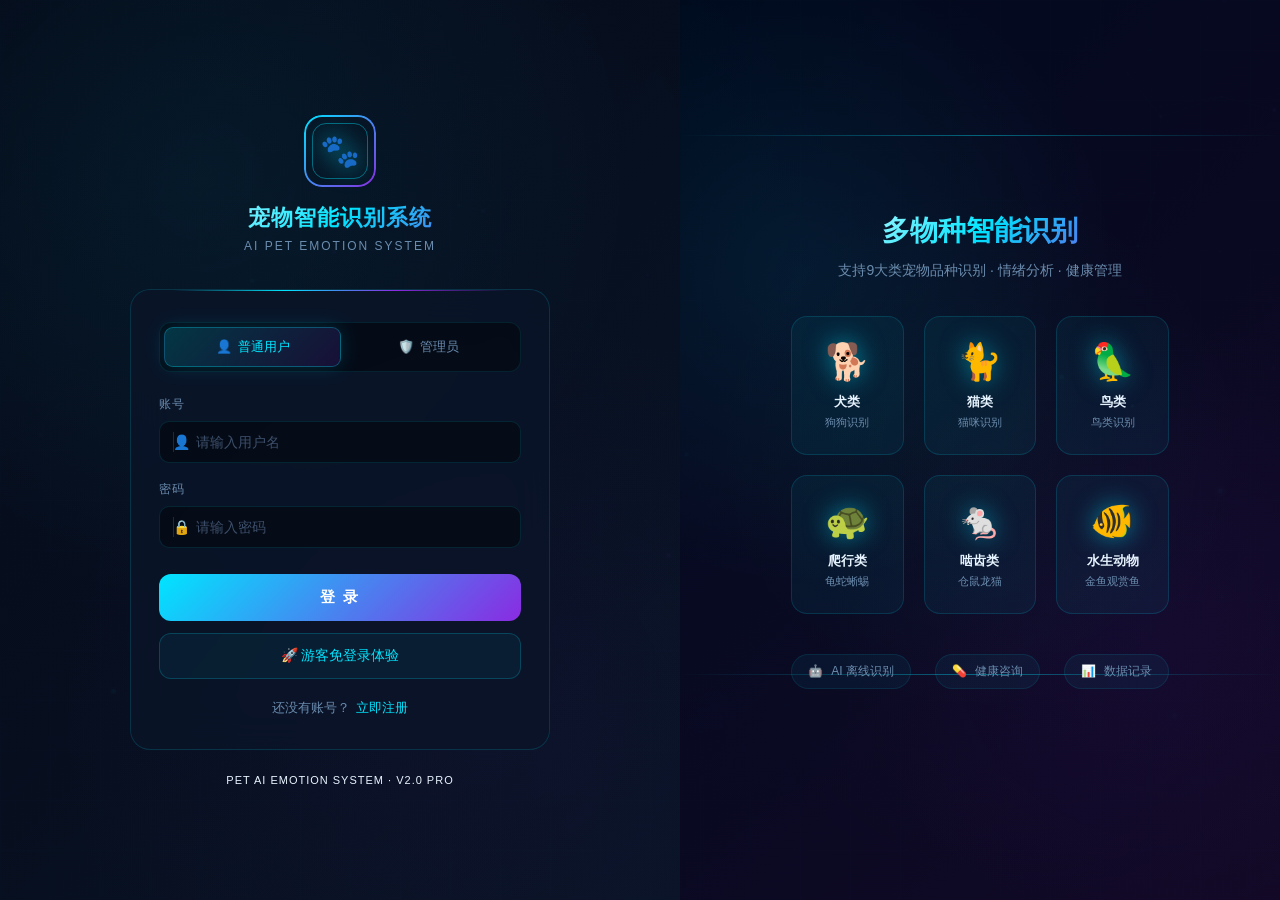
<file: templates/login.html>
<!DOCTYPE html>
<html lang="zh-CN">
<head>
    <meta charset="UTF-8">
    <meta name="viewport" content="width=device-width, initial-scale=1.0">
    <title>宠物智能识别与情绪健康咨询系统</title>
    <style>
        * { margin: 0; padding: 0; box-sizing: border-box; }

        :root {
            --bg-dark: #030814;
            --bg-mid: #0a1628;
            --neon-cyan: #00E5FF;
            --neon-blue: #0088FF;
            --neon-purple: #8A2BE2;
            --neon-green: #00FF88;
            --neon-gold: #FFD700;
            --neon-red: #FF3D5A;
            --text: #E8F4FF;
            --text-dim: #6B8CAE;
            --glow-cyan: 0 0 10px rgba(0, 229, 255, 0.5), 0 0 30px rgba(0, 229, 255, 0.3);
        }

        body {
            font-family: 'Segoe UI', -apple-system, BlinkMacSystemFont, 'PingFang SC', 'Microsoft YaHei', sans-serif;
            background: var(--bg-dark);
            min-height: 100vh;
            display: flex;
            color: var(--text);
            overflow: hidden;
            position: relative;
        }

        #particles-canvas {
            position: fixed;
            top: 0; left: 0;
            width: 100%;
            height: 100%;
            z-index: 0;
        }

        body::before {
            content: '';
            position: fixed;
            inset: 0;
            background:
                radial-gradient(ellipse at 20% 20%, rgba(0, 229, 255, 0.1) 0%, transparent 40%),
                radial-gradient(ellipse at 80% 80%, rgba(138, 43, 226, 0.08) 0%, transparent 40%),
                radial-gradient(ellipse at 50% 50%, rgba(0, 136, 255, 0.04) 0%, transparent 60%);
            pointer-events: none;
            z-index: 1;
        }

        body::after {
            content: '';
            position: fixed;
            inset: 0;
            background-image:
                linear-gradient(rgba(0, 229, 255, 0.03) 1px, transparent 1px),
                linear-gradient(90deg, rgba(0, 229, 255, 0.03) 1px, transparent 1px);
            background-size: 50px 50px;
            pointer-events: none;
            z-index: 1;
        }

        .login-wrapper {
            display: flex;
            width: 100%;
            min-height: 100vh;
            position: relative;
            z-index: 2;
        }

        /* ===== 左侧：登录表单 ===== */
        .login-left {
            flex: 1;
            display: flex;
            align-items: center;
            justify-content: center;
            padding: 40px;
            position: relative;
            background: linear-gradient(135deg, rgba(5, 10, 25, 0.95) 0%, rgba(10, 22, 40, 0.9) 100%);
        }

        .login-left::before {
            content: '';
            position: absolute;
            top: 0; left: 0; right: 0; bottom: 0;
            background:
                radial-gradient(circle at 30% 20%, rgba(0, 229, 255, 0.06) 0%, transparent 50%),
                radial-gradient(circle at 70% 80%, rgba(138, 43, 226, 0.04) 0%, transparent 50%);
            pointer-events: none;
        }

        .login-form-container {
            width: 420px;
            max-width: 100%;
            position: relative;
        }

        .brand-header {
            text-align: center;
            margin-bottom: 36px;
            animation: slideUp 0.8s cubic-bezier(0.16, 1, 0.3, 1) both;
        }

        @keyframes slideUp {
            from { opacity: 0; transform: translateY(30px); }
            to { opacity: 1; transform: translateY(0); }
        }

        .brand-logo {
            width: 72px;
            height: 72px;
            margin: 0 auto 16px;
            position: relative;
            display: flex;
            align-items: center;
            justify-content: center;
        }

        .logo-outer-ring {
            position: absolute;
            inset: 0;
            border: 2px solid transparent;
            border-radius: 18px;
            background: linear-gradient(135deg, var(--neon-cyan), var(--neon-purple)) border-box;
            -webkit-mask: linear-gradient(#fff 0 0) padding-box, linear-gradient(#fff 0 0);
            -webkit-mask-composite: xor;
            mask-composite: exclude;
            animation: logoRotate 10s linear infinite;
        }

        @keyframes logoRotate {
            to { transform: rotate(360deg); }
        }

        .logo-inner-ring {
            position: absolute;
            inset: 8px;
            border: 1px solid rgba(0, 229, 255, 0.4);
            border-radius: 14px;
            animation: logoRotate 6s linear infinite reverse;
        }

        .logo-emoji {
            font-size: 32px;
            position: relative;
            z-index: 1;
            filter: drop-shadow(0 0 12px rgba(0, 229, 255, 0.8));
            animation: emojiFloat 3s ease-in-out infinite;
        }

        @keyframes emojiFloat {
            0%, 100% { transform: translateY(0); }
            50% { transform: translateY(-4px); }
        }

        .brand-title {
            font-size: 22px;
            font-weight: 700;
            letter-spacing: 1px;
            background: linear-gradient(135deg, #fff 0%, var(--neon-cyan) 50%, var(--neon-purple) 100%);
            -webkit-background-clip: text;
            -webkit-text-fill-color: transparent;
            background-clip: text;
            margin-bottom: 6px;
        }

        .brand-subtitle {
            font-size: 12px;
            color: var(--text-dim);
            letter-spacing: 2px;
            text-transform: uppercase;
        }

        .form-card {
            background: rgba(10, 20, 40, 0.8);
            backdrop-filter: blur(20px);
            border-radius: 20px;
            padding: 32px 28px;
            border: 1px solid rgba(0, 229, 255, 0.15);
            position: relative;
            animation: slideUp 0.8s 0.15s cubic-bezier(0.16, 1, 0.3, 1) both;
        }

        .form-card::before {
            content: '';
            position: absolute;
            top: 0; left: 10%; right: 10%;
            height: 1px;
            background: linear-gradient(90deg, transparent, var(--neon-cyan), var(--neon-purple), transparent);
        }

        .form-card::after {
            content: '';
            position: absolute;
            inset: 0;
            border-radius: 20px;
            pointer-events: none;
            background: radial-gradient(circle at var(--glow-x, 50%) var(--glow-y, 50%), rgba(0, 229, 255, 0.08), transparent 60%);
            opacity: 0;
            transition: opacity 0.3s;
        }

        .form-card:hover::after {
            opacity: 1;
        }

        #message {
            padding: 10px 14px;
            border-radius: 10px;
            margin-bottom: 16px;
            font-size: 13px;
            display: none;
            animation: shakeIn 0.4s cubic-bezier(0.16, 1, 0.3, 1) both;
        }

        @keyframes shakeIn {
            from { opacity: 0; transform: translateX(-10px); }
            to { opacity: 1; transform: translateX(0); }
        }

        #message.error {
            background: rgba(255, 61, 90, 0.12);
            border: 1px solid rgba(255, 61, 90, 0.3);
            color: #ff7891;
            display: block;
        }

        #message.success {
            background: rgba(0, 255, 136, 0.12);
            border: 1px solid rgba(0, 255, 136, 0.3);
            color: #7fffd4;
            display: block;
        }

        .role-selector {
            display: flex;
            background: rgba(0, 0, 0, 0.4);
            border-radius: 12px;
            padding: 4px;
            margin-bottom: 24px;
            border: 1px solid rgba(0, 229, 255, 0.1);
            animation: slideUp 0.8s 0.2s cubic-bezier(0.16, 1, 0.3, 1) both;
        }

        .role-btn {
            flex: 1;
            padding: 10px 16px;
            text-align: center;
            border-radius: 9px;
            cursor: pointer;
            transition: all 0.35s cubic-bezier(0.16, 1, 0.3, 1);
            font-size: 13px;
            color: var(--text-dim);
            border: none;
            background: transparent;
            font-weight: 500;
            position: relative;
        }

        .role-btn.active {
            background: linear-gradient(135deg, rgba(0, 229, 255, 0.2) 0%, rgba(138, 43, 226, 0.15) 100%);
            color: var(--neon-cyan);
            border: 1px solid rgba(0, 229, 255, 0.3);
            box-shadow: 0 0 20px rgba(0, 229, 255, 0.15);
        }

        .role-btn:not(.active):hover {
            color: #a0b0c8;
        }

        .role-btn .role-icon {
            margin-right: 6px;
        }

        .admin-hint {
            background: rgba(138, 43, 226, 0.1);
            border: 1px solid rgba(138, 43, 226, 0.3);
            border-radius: 10px;
            padding: 12px 14px;
            margin-bottom: 20px;
            font-size: 12px;
            color: #b967ff;
            display: none;
            animation: slideUp 0.5s cubic-bezier(0.16, 1, 0.3, 1) both;
        }

        .admin-hint.show {
            display: block;
        }

        .admin-hint strong {
            color: var(--neon-cyan);
        }

        .input-group {
            margin-bottom: 18px;
            animation: slideUp 0.8s 0.25s cubic-bezier(0.16, 1, 0.3, 1) both;
        }

        .input-label {
            display: block;
            font-size: 12px;
            color: var(--text-dim);
            margin-bottom: 8px;
            letter-spacing: 0.5px;
            text-transform: uppercase;
        }

        .input-wrapper {
            position: relative;
        }

        .input-wrapper::before {
            content: '';
            position: absolute;
            left: 14px;
            top: 50%;
            transform: translateY(-50%);
            width: 1px;
            height: 20px;
            background: rgba(0, 229, 255, 0.2);
        }

        .form-input {
            width: 100%;
            padding: 12px 14px 12px 36px;
            background: rgba(0, 0, 0, 0.4);
            border: 1px solid rgba(0, 229, 255, 0.12);
            border-radius: 10px;
            color: #fff;
            font-size: 14px;
            transition: all 0.3s cubic-bezier(0.16, 1, 0.3, 1);
            outline: none;
            font-family: inherit;
        }

        .form-input:focus {
            border-color: var(--neon-cyan);
            box-shadow: 0 0 0 3px rgba(0, 229, 255, 0.1), 0 0 20px rgba(0, 229, 255, 0.1);
            background: rgba(0, 0, 0, 0.5);
        }

        .form-input::placeholder {
            color: #3d4f6a;
        }

        .input-icon {
            position: absolute;
            left: 14px;
            top: 50%;
            transform: translateY(-50%);
            color: var(--text-dim);
            font-size: 14px;
            pointer-events: none;
        }

        .login-btn {
            width: 100%;
            padding: 14px;
            background: linear-gradient(135deg, var(--neon-cyan) 0%, var(--neon-purple) 100%);
            color: #fff;
            border: none;
            border-radius: 12px;
            font-size: 15px;
            font-weight: 600;
            cursor: pointer;
            transition: all 0.3s cubic-bezier(0.16, 1, 0.3, 1);
            margin-top: 8px;
            letter-spacing: 2px;
            position: relative;
            overflow: hidden;
            animation: slideUp 0.8s 0.3s cubic-bezier(0.16, 1, 0.3, 1) both;
        }

        .login-btn::before {
            content: '';
            position: absolute;
            top: 0; left: -100%;
            width: 100%; height: 100%;
            background: linear-gradient(90deg, transparent, rgba(255, 255, 255, 0.2), transparent);
            transition: left 0.6s;
        }

        .login-btn:hover::before {
            left: 100%;
        }

        .login-btn:hover {
            transform: translateY(-2px);
            box-shadow: 0 8px 30px rgba(0, 229, 255, 0.4), 0 0 50px rgba(138, 43, 226, 0.3);
        }

        .login-btn:active {
            transform: translateY(0);
        }

        .guest-btn {
            width: 100%;
            padding: 13px;
            background: rgba(0, 229, 255, 0.05);
            color: var(--neon-cyan);
            border: 1px solid rgba(0, 229, 255, 0.2);
            border-radius: 12px;
            font-size: 14px;
            cursor: pointer;
            transition: all 0.3s cubic-bezier(0.16, 1, 0.3, 1);
            margin-top: 12px;
            font-weight: 500;
            animation: slideUp 0.8s 0.35s cubic-bezier(0.16, 1, 0.3, 1) both;
        }

        .guest-btn:hover {
            background: rgba(0, 229, 255, 0.1);
            border-color: rgba(0, 229, 255, 0.4);
            box-shadow: 0 0 20px rgba(0, 229, 255, 0.15);
            transform: translateY(-1px);
        }

        .guest-btn:active {
            transform: translateY(0);
        }

        .register-area {
            text-align: center;
            margin-top: 20px;
            font-size: 13px;
            color: var(--text-dim);
            animation: slideUp 0.8s 0.4s cubic-bezier(0.16, 1, 0.3, 1) both;
        }

        .register-area.hidden {
            display: none;
        }

        .register-area a {
            color: var(--neon-cyan);
            text-decoration: none;
            margin-left: 6px;
            transition: all 0.3s;
            font-weight: 500;
        }

        .register-area a:hover {
            text-shadow: 0 0 10px rgba(0, 229, 255, 0.5);
        }

        .footer-info {
            text-align: center;
            margin-top: 24px;
            font-size: 11px;
            color: var(--text-muted);
            letter-spacing: 1px;
            animation: slideUp 0.8s 0.45s cubic-bezier(0.16, 1, 0.3, 1) both;
        }

        /* ===== 右侧：宠物展示 ===== */
        .login-right {
            flex: 1;
            display: flex;
            align-items: center;
            justify-content: center;
            position: relative;
            background: linear-gradient(135deg, rgba(0, 10, 30, 0.9) 0%, rgba(20, 10, 40, 0.9) 100%);
            overflow: hidden;
        }

        .login-right::before {
            content: '';
            position: absolute;
            inset: 0;
            background:
                radial-gradient(circle at 20% 30%, rgba(0, 229, 255, 0.08) 0%, transparent 40%),
                radial-gradient(circle at 80% 70%, rgba(138, 43, 226, 0.06) 0%, transparent 40%),
                radial-gradient(circle at 50% 50%, rgba(0, 255, 136, 0.03) 0%, transparent 50%);
        }

        .right-content {
            position: relative;
            z-index: 1;
            text-align: center;
            padding: 40px;
        }

        .right-title {
            font-size: 28px;
            font-weight: 700;
            margin-bottom: 12px;
            background: linear-gradient(135deg, #fff 0%, var(--neon-cyan) 50%, var(--neon-purple) 100%);
            -webkit-background-clip: text;
            -webkit-text-fill-color: transparent;
            background-clip: text;
            animation: fadeInUp 1s 0.3s cubic-bezier(0.16, 1, 0.3, 1) both;
        }

        @keyframes fadeInUp {
            from { opacity: 0; transform: translateY(20px); }
            to { opacity: 1; transform: translateY(0); }
        }

        .right-desc {
            font-size: 14px;
            color: var(--text-dim);
            margin-bottom: 36px;
            animation: fadeInUp 1s 0.4s cubic-bezier(0.16, 1, 0.3, 1) both;
        }

        .pet-grid {
            display: grid;
            grid-template-columns: repeat(3, 1fr);
            gap: 20px;
            max-width: 380px;
            margin: 0 auto;
        }

        .pet-category {
            background: rgba(0, 229, 255, 0.05);
            border: 1px solid rgba(0, 229, 255, 0.15);
            border-radius: 16px;
            padding: 24px 16px;
            text-align: center;
            transition: all 0.4s cubic-bezier(0.16, 1, 0.3, 1);
            position: relative;
            cursor: pointer;
            animation: petCardIn 0.6s cubic-bezier(0.16, 1, 0.3, 1) both;
            overflow: hidden;
        }

        .pet-category:nth-child(1) { animation-delay: 0.5s; }
        .pet-category:nth-child(2) { animation-delay: 0.55s; }
        .pet-category:nth-child(3) { animation-delay: 0.6s; }
        .pet-category:nth-child(4) { animation-delay: 0.65s; }
        .pet-category:nth-child(5) { animation-delay: 0.7s; }
        .pet-category:nth-child(6) { animation-delay: 0.75s; }

        @keyframes petCardIn {
            from { opacity: 0; transform: translateY(20px) scale(0.95); }
            to { opacity: 1; transform: translateY(0) scale(1); }
        }

        .pet-category::before {
            content: '';
            position: absolute;
            inset: 0;
            background: radial-gradient(circle at center, rgba(0, 229, 255, 0.1), transparent 60%);
            opacity: 0;
            transition: opacity 0.3s;
        }

        .pet-category:hover::before {
            opacity: 1;
        }

        .pet-category:hover {
            transform: translateY(-4px);
            border-color: rgba(0, 229, 255, 0.3);
            box-shadow: 0 10px 30px rgba(0, 229, 255, 0.15);
        }

        .pet-emoji {
            font-size: 36px;
            margin-bottom: 10px;
            display: block;
            filter: drop-shadow(0 0 12px rgba(0, 229, 255, 0.5));
            animation: emojiBounce 2s ease-in-out infinite;
        }

        @keyframes emojiBounce {
            0%, 100% { transform: translateY(0); }
            50% { transform: translateY(-6px); }
        }

        .pet-category:nth-child(2) .pet-emoji { animation-delay: 0.2s; }
        .pet-category:nth-child(3) .pet-emoji { animation-delay: 0.4s; }
        .pet-category:nth-child(4) .pet-emoji { animation-delay: 0.6s; }
        .pet-category:nth-child(5) .pet-emoji { animation-delay: 0.8s; }
        .pet-category:nth-child(6) .pet-emoji { animation-delay: 1s; }

        .pet-name {
            font-size: 13px;
            font-weight: 600;
            color: var(--text);
            margin-bottom: 4px;
        }

        .pet-desc {
            font-size: 11px;
            color: var(--text-dim);
        }

        .right-features {
            margin-top: 40px;
            display: flex;
            justify-content: center;
            gap: 24px;
            flex-wrap: wrap;
            animation: fadeInUp 1s 0.8s cubic-bezier(0.16, 1, 0.3, 1) both;
        }

        .feature-item {
            display: flex;
            align-items: center;
            gap: 8px;
            font-size: 12px;
            color: var(--text-dim);
            padding: 8px 16px;
            background: rgba(0, 229, 255, 0.05);
            border-radius: 20px;
            border: 1px solid rgba(0, 229, 255, 0.1);
        }

        .feature-icon {
            color: var(--neon-cyan);
        }

        /* ===== 电路动画 ===== */
        .circuit-line {
            position: absolute;
            height: 1px;
            background: linear-gradient(90deg, transparent, var(--neon-cyan), transparent);
            opacity: 0.4;
            animation: circuitFlow 3s linear infinite;
        }

        .circuit-line-1 {
            top: 15%;
            left: 0;
            width: 100%;
        }

        .circuit-line-2 {
            bottom: 25%;
            left: 0;
            width: 100%;
            animation-delay: 1.5s;
        }

        @keyframes circuitFlow {
            0% { transform: translateX(-100%); }
            100% { transform: translateX(100%); }
        }

        /* ===== 响应式 ===== */
        @media (max-width: 900px) {
            .login-right {
                display: none;
            }
            .login-left {
                width: 100%;
            }
        }
    </style>
</head>
<body>
    <canvas id="particles-canvas"></canvas>

    <div class="login-wrapper">
        <!-- 左侧登录表单 -->
        <div class="login-left">
            <div class="login-form-container">
                <div class="brand-header">
                    <div class="brand-logo">
                        <div class="logo-outer-ring"></div>
                        <div class="logo-inner-ring"></div>
                        <span class="logo-emoji">🐾</span>
                    </div>
                    <div class="brand-title">宠物智能识别系统</div>
                    <div class="brand-subtitle">AI Pet Emotion System</div>
                </div>

                <div class="form-card">
                    <div id="message"></div>

                    <div class="role-selector">
                        <button class="role-btn active" data-role="user">
                            <span class="role-icon">👤</span>普通用户
                        </button>
                        <button class="role-btn" data-role="admin">
                            <span class="role-icon">🛡️</span>管理员
                        </button>
                    </div>

                    <div id="adminHint" class="admin-hint" style="display:none">
                    </div>

                    <form id="loginForm">
                        <div class="input-group">
                            <label class="input-label">账号</label>
                            <div class="input-wrapper">
                                <input type="text" id="username" class="form-input" placeholder="请输入用户名" required>
                                <span class="input-icon">👤</span>
                            </div>
                        </div>

                        <div class="input-group">
                            <label class="input-label">密码</label>
                            <div class="input-wrapper">
                                <input type="password" id="password" class="form-input" placeholder="请输入密码" required>
                                <span class="input-icon">🔒</span>
                            </div>
                        </div>

                        <button type="submit" class="login-btn">登 录</button>
                    </form>

                    <button id="guestBtn" class="guest-btn">🚀 游客免登录体验</button>

                    <div class="register-area" id="registerLink">
                        还没有账号？<a href="/register">立即注册</a>
                    </div>
                </div>

                <div class="footer-info">
                    PET AI EMOTION SYSTEM · V2.0 PRO
                </div>
            </div>
        </div>

        <!-- 右侧宠物展示 -->
        <div class="login-right">
            <div class="circuit-line circuit-line-1"></div>
            <div class="circuit-line circuit-line-2"></div>
            
            <div class="right-content">
                <div class="right-title">多物种智能识别</div>
                <div class="right-desc">支持9大类宠物品种识别 · 情绪分析 · 健康管理</div>

                <div class="pet-grid">
                    <div class="pet-category">
                        <span class="pet-emoji">🐕</span>
                        <div class="pet-name">犬类</div>
                        <div class="pet-desc">狗狗识别</div>
                    </div>
                    <div class="pet-category">
                        <span class="pet-emoji">🐈</span>
                        <div class="pet-name">猫类</div>
                        <div class="pet-desc">猫咪识别</div>
                    </div>
                    <div class="pet-category">
                        <span class="pet-emoji">🦜</span>
                        <div class="pet-name">鸟类</div>
                        <div class="pet-desc">鸟类识别</div>
                    </div>
                    <div class="pet-category">
                        <span class="pet-emoji">🐢</span>
                        <div class="pet-name">爬行类</div>
                        <div class="pet-desc">龟蛇蜥蜴</div>
                    </div>
                    <div class="pet-category">
                        <span class="pet-emoji">🐁</span>
                        <div class="pet-name">啮齿类</div>
                        <div class="pet-desc">仓鼠龙猫</div>
                    </div>
                    <div class="pet-category">
                        <span class="pet-emoji">🐠</span>
                        <div class="pet-name">水生动物</div>
                        <div class="pet-desc">金鱼观赏鱼</div>
                    </div>
                </div>

                <div class="right-features">
                    <div class="feature-item">
                        <span class="feature-icon">🤖</span>
                        <span>AI 离线识别</span>
                    </div>
                    <div class="feature-item">
                        <span class="feature-icon">💊</span>
                        <span>健康咨询</span>
                    </div>
                    <div class="feature-item">
                        <span class="feature-icon">📊</span>
                        <span>数据记录</span>
                    </div>
                </div>
            </div>
        </div>
    </div>

    <script>
        // ===== 粒子动画背景 =====
        const canvas = document.getElementById('particles-canvas');
        const ctx = canvas.getContext('2d');
        let particles = [];

        function resizeCanvas() {
            canvas.width = window.innerWidth;
            canvas.height = window.innerHeight;
        }
        resizeCanvas();
        window.addEventListener('resize', resizeCanvas);

        class Particle {
            constructor() {
                this.reset();
                this.y = Math.random() * canvas.height;
            }
            reset() {
                this.x = Math.random() * canvas.width;
                this.y = Math.random() * canvas.height;
                this.size = Math.random() * 2 + 0.5;
                this.speedX = (Math.random() - 0.5) * 0.3;
                this.speedY = (Math.random() - 0.5) * 0.3;
                this.opacity = Math.random() * 0.4 + 0.1;
                this.color = Math.random() > 0.5 ? '0, 229, 255' : '138, 43, 226';
                this.pulse = Math.random() * Math.PI * 2;
            }
            update() {
                this.x += this.speedX;
                this.y += this.speedY;
                this.pulse += 0.015;
                if (this.x < 0 || this.x > canvas.width) this.speedX *= -1;
                if (this.y < 0 || this.y > canvas.height) this.speedY *= -1;
            }
            draw() {
                const glow = Math.sin(this.pulse) * 0.3 + 0.7;
                ctx.beginPath();
                ctx.arc(this.x, this.y, this.size, 0, Math.PI * 2);
                ctx.fillStyle = `rgba(${this.color}, ${this.opacity * glow})`;
                ctx.shadowBlur = 10;
                ctx.shadowColor = `rgba(${this.color}, 0.8)`;
                ctx.fill();
                ctx.shadowBlur = 0;
            }
        }

        for (let i = 0; i < 60; i++) particles.push(new Particle());

        function connectParticles() {
            for (let i = 0; i < particles.length; i++) {
                for (let j = i + 1; j < particles.length; j++) {
                    const dx = particles[i].x - particles[j].x;
                    const dy = particles[i].y - particles[j].y;
                    const dist = Math.sqrt(dx * dx + dy * dy);
                    if (dist < 120) {
                        const opacity = (1 - dist / 120) * 0.1;
                        ctx.beginPath();
                        ctx.moveTo(particles[i].x, particles[i].y);
                        ctx.lineTo(particles[j].x, particles[j].y);
                        ctx.strokeStyle = `rgba(0, 229, 255, ${opacity})`;
                        ctx.lineWidth = 0.5;
                        ctx.stroke();
                    }
                }
            }
        }

        function animateParticles() {
            ctx.clearRect(0, 0, canvas.width, canvas.height);
            particles.forEach(p => { p.update(); p.draw(); });
            connectParticles();
            requestAnimationFrame(animateParticles);
        }
        animateParticles();

        // ===== 表单交互 =====
        let currentRole = 'user';

        document.querySelectorAll('.role-btn').forEach(btn => {
            btn.addEventListener('click', () => {
                document.querySelectorAll('.role-btn').forEach(b => b.classList.remove('active'));
                btn.classList.add('active');
                currentRole = btn.dataset.role;

                const adminHint = document.getElementById('adminHint');
                const registerLink = document.getElementById('registerLink');

                if (currentRole === 'admin') {
                    registerLink.classList.add('hidden');
                } else {
                    registerLink.classList.remove('hidden');
                }
            });
        });

        // 表单交互 - 发光追踪
        const formCard = document.querySelector('.form-card');
        if (formCard) {
            formCard.addEventListener('mousemove', (e) => {
                const rect = formCard.getBoundingClientRect();
                const x = ((e.clientX - rect.left) / rect.width) * 100;
                const y = ((e.clientY - rect.top) / rect.height) * 100;
                formCard.style.setProperty('--glow-x', x + '%');
                formCard.style.setProperty('--glow-y', y + '%');
            });
        }

        document.getElementById('loginForm').addEventListener('submit', async (e) => {
            e.preventDefault();
            const username = document.getElementById('username').value.trim();
            const password = document.getElementById('password').value;
            const messageEl = document.getElementById('message');

            messageEl.className = '';
            messageEl.textContent = '';

            try {
                const response = await fetch('/api/auth/login', {
                    method: 'POST',
                    headers: { 'Content-Type': 'application/json' },
                    body: JSON.stringify({ username, password, role: currentRole })
                });

                const data = await response.json();

                if (data.success) {
                    messageEl.className = 'success';
                    messageEl.textContent = '✓ 登录成功，正在跳转...';
                    setTimeout(() => {
                        window.location.href = '/home';
                    }, 500);
                } else {
                    messageEl.className = 'error';
                    messageEl.textContent = '✗ ' + (data.message || '登录失败');
                }
            } catch (err) {
                messageEl.className = 'error';
                messageEl.textContent = '✗ 网络错误，请重试';
            }
        });

        document.getElementById('guestBtn').addEventListener('click', async () => {
            const messageEl = document.getElementById('message');
            messageEl.className = '';
            messageEl.textContent = '';

            try {
                const response = await fetch('/api/auth/guest', {
                    method: 'POST',
                    headers: { 'Content-Type': 'application/json' }
                });

                const data = await response.json();

                if (data.success) {
                    messageEl.className = 'success';
                    messageEl.textContent = '✓ 已进入游客模式，正在跳转...';
                    setTimeout(() => {
                        window.location.href = '/home';
                    }, 300);
                } else {
                    messageEl.className = 'error';
                    messageEl.textContent = '✗ ' + (data.message || '进入游客模式失败');
                }
            } catch (err) {
                messageEl.className = 'error';
                messageEl.textContent = '✗ 网络错误';
            }
        });
    </script>
</body>
</html>
</file>
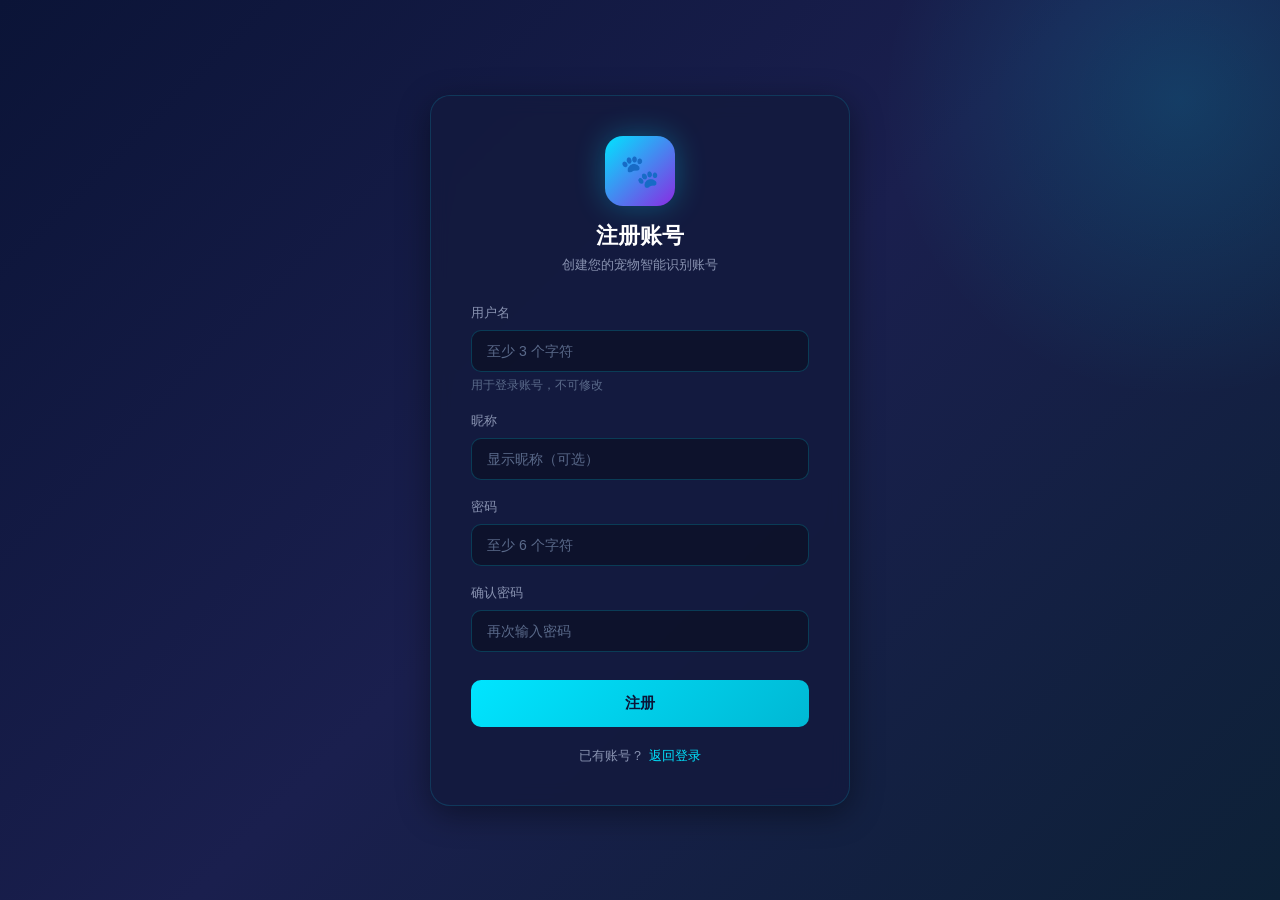
<file: templates/register.html>
<!DOCTYPE html>
<html lang="zh-CN">
<head>
    <meta charset="UTF-8">
    <meta name="viewport" content="width=device-width, initial-scale=1.0">
    <title>注册 - 宠物智能识别系统</title>
    <style>
        * { margin: 0; padding: 0; box-sizing: border-box; }
        
        body {
            font-family: -apple-system, BlinkMacSystemFont, 'Segoe UI', Roboto, 'Helvetica Neue', Arial, sans-serif;
            background: linear-gradient(135deg, #0B1437 0%, #1a1f4e 50%, #0d2137 100%);
            min-height: 100vh;
            display: flex;
            justify-content: center;
            align-items: center;
            color: #E0E7FF;
            position: relative;
        }
        
        body::before {
            content: '';
            position: absolute;
            width: 600px;
            height: 600px;
            background: radial-gradient(circle, rgba(0, 229, 255, 0.15) 0%, transparent 70%);
            top: -200px;
            right: -200px;
            border-radius: 50%;
        }
        
        .register-container {
            background: rgba(19, 27, 62, 0.85);
            backdrop-filter: blur(10px);
            border-radius: 20px;
            padding: 40px;
            width: 420px;
            box-shadow: 0 8px 32px rgba(0, 0, 0, 0.4);
            border: 1px solid rgba(0, 229, 255, 0.15);
            position: relative;
            z-index: 1;
        }
        
        .logo-section {
            text-align: center;
            margin-bottom: 30px;
        }
        
        .logo-icon {
            width: 70px;
            height: 70px;
            margin: 0 auto 15px;
            background: linear-gradient(135deg, #00E5FF 0%, #8A2BE2 100%);
            border-radius: 18px;
            display: flex;
            align-items: center;
            justify-content: center;
            font-size: 32px;
            box-shadow: 0 0 30px rgba(0, 229, 255, 0.3);
        }
        
        .title {
            font-size: 22px;
            font-weight: 600;
            color: #FFFFFF;
            margin-bottom: 5px;
        }
        
        .subtitle {
            font-size: 13px;
            color: #8892B0;
        }
        
        .form-group {
            margin-bottom: 18px;
        }
        
        .form-label {
            display: block;
            font-size: 13px;
            color: #8892B0;
            margin-bottom: 8px;
        }
        
        .form-input {
            width: 100%;
            padding: 12px 15px;
            background: rgba(0, 0, 0, 0.3);
            border: 1px solid rgba(0, 229, 255, 0.2);
            border-radius: 10px;
            color: #FFFFFF;
            font-size: 14px;
            transition: all 0.3s;
            outline: none;
        }
        
        .form-input:focus {
            border-color: #00E5FF;
            box-shadow: 0 0 0 3px rgba(0, 229, 255, 0.15);
        }
        
        .form-input::placeholder {
            color: #5a6a8a;
        }
        
        .form-hint {
            font-size: 12px;
            color: #5a6a8a;
            margin-top: 5px;
        }
        
        .btn-primary {
            width: 100%;
            padding: 14px;
            background: linear-gradient(135deg, #00E5FF 0%, #00B8D4 100%);
            color: #0B1437;
            border: none;
            border-radius: 10px;
            font-size: 15px;
            font-weight: 600;
            cursor: pointer;
            transition: all 0.3s;
            margin-top: 10px;
        }
        
        .btn-primary:hover {
            transform: translateY(-2px);
            box-shadow: 0 8px 25px rgba(0, 229, 255, 0.4);
        }
        
        .login-link {
            text-align: center;
            margin-top: 20px;
            font-size: 13px;
            color: #8892B0;
        }
        
        .login-link a {
            color: #00E5FF;
            text-decoration: none;
            margin-left: 5px;
        }
        
        .login-link a:hover {
            text-decoration: underline;
        }
        
        .message {
            padding: 10px 15px;
            border-radius: 8px;
            margin-bottom: 15px;
            font-size: 13px;
            display: none;
        }
        
        .message.error {
            background: rgba(255, 77, 79, 0.15);
            border: 1px solid rgba(255, 77, 79, 0.3);
            color: #ff7875;
            display: block;
        }
        
        .message.success {
            background: rgba(82, 196, 26, 0.15);
            border: 1px solid rgba(82, 196, 26, 0.3);
            color: #73d13d;
            display: block;
        }
    </style>
</head>
<body>
    <div class="register-container">
        <div class="logo-section">
            <div class="logo-icon">🐾</div>
            <div class="title">注册账号</div>
            <div class="subtitle">创建您的宠物智能识别账号</div>
        </div>
        
        <div id="message" class="message"></div>
        
        <form id="registerForm">
            <div class="form-group">
                <label class="form-label">用户名</label>
                <input type="text" id="username" class="form-input" placeholder="至少 3 个字符" required>
                <div class="form-hint">用于登录账号，不可修改</div>
            </div>
            
            <div class="form-group">
                <label class="form-label">昵称</label>
                <input type="text" id="nickname" class="form-input" placeholder="显示昵称（可选）">
            </div>
            
            <div class="form-group">
                <label class="form-label">密码</label>
                <input type="password" id="password" class="form-input" placeholder="至少 6 个字符" required>
            </div>
            
            <div class="form-group">
                <label class="form-label">确认密码</label>
                <input type="password" id="confirmPassword" class="form-input" placeholder="再次输入密码" required>
            </div>
            
            <button type="submit" class="btn-primary">注册</button>
        </form>
        
        <div class="login-link">
            已有账号？<a href="/login">返回登录</a>
        </div>
    </div>

    <script>
        document.getElementById('registerForm').addEventListener('submit', async (e) => {
            e.preventDefault();
            const username = document.getElementById('username').value.trim();
            const nickname = document.getElementById('nickname').value.trim();
            const password = document.getElementById('password').value;
            const confirmPassword = document.getElementById('confirmPassword').value;
            const messageEl = document.getElementById('message');
            
            messageEl.className = 'message';
            messageEl.textContent = '';
            
            // 校验
            if (username.length < 3) {
                messageEl.className = 'message error';
                messageEl.textContent = '用户名至少 3 个字符';
                return;
            }
            if (password.length < 6) {
                messageEl.className = 'message error';
                messageEl.textContent = '密码至少 6 个字符';
                return;
            }
            if (password !== confirmPassword) {
                messageEl.className = 'message error';
                messageEl.textContent = '两次密码输入不一致';
                return;
            }
            
            try {
                const response = await fetch('/api/auth/register', {
                    method: 'POST',
                    headers: { 'Content-Type': 'application/json' },
                    body: JSON.stringify({ username, password, nickname, role: 'user' })
                });
                
                const data = await response.json();
                
                if (data.success) {
                    messageEl.className = 'message success';
                    messageEl.textContent = '注册成功，正在跳转登录...';
                    setTimeout(() => {
                        window.location.href = '/login';
                    }, 1500);
                } else {
                    messageEl.className = 'message error';
                    messageEl.textContent = data.message || '注册失败';
                }
            } catch (err) {
                messageEl.className = 'message error';
                messageEl.textContent = '网络错误，请重试';
            }
        });
    </script>
</body>
</html>
</file>
